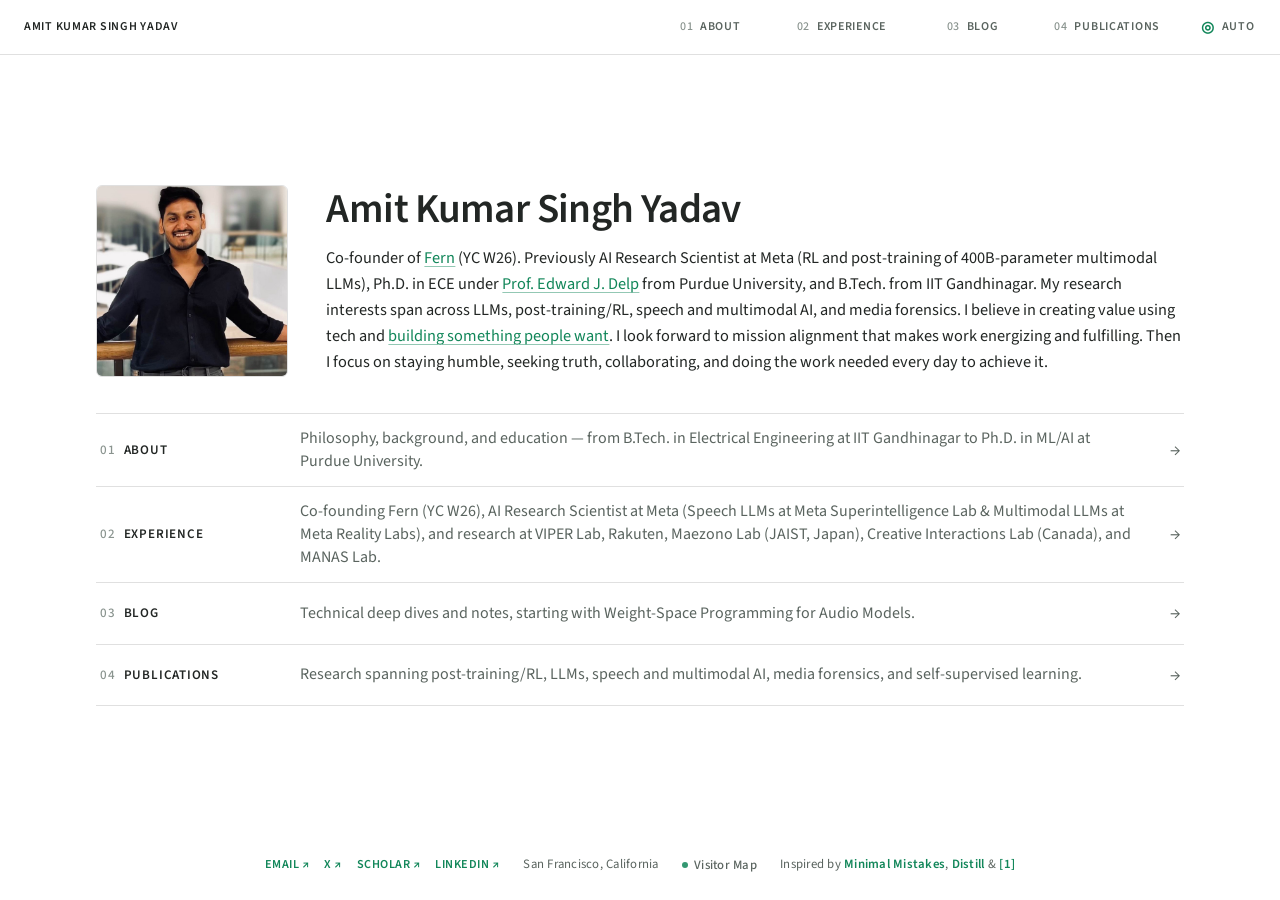
<file: index.html>
<!DOCTYPE html>
<html lang="en">
<head>
  <meta charset="UTF-8">
  <meta name="viewport" content="width=device-width, initial-scale=1">
  <title>Amit Kumar Singh Yadav</title>
  <meta name="description" content="Co-founder of Fern (YC W26). Previously AI Research Scientist at Meta, Ph.D. in ECE from Purdue University, and B.Tech. from IIT Gandhinagar.">
  <link rel="preconnect" href="https://fonts.googleapis.com">
  <link rel="preconnect" href="https://fonts.gstatic.com" crossorigin>
  <link rel="stylesheet" href="https://fonts.googleapis.com/css2?family=Source+Sans+3:ital,wght@0,300..700;1,300..700&display=swap">
  <link rel="stylesheet" href="/assets/site.css?v=12">
  <script>
    (() => {
      const root = document.documentElement;
      try {
        localStorage.removeItem('amit-theme');
        localStorage.removeItem('theme');
        const stored = sessionStorage.getItem('amit-theme-mode');
        const mode = stored === 'light' || stored === 'dark' ? stored : 'auto';
        const theme = mode === 'auto'
          ? matchMedia('(prefers-color-scheme: dark)').matches ? 'dark' : 'light'
          : mode;
        root.dataset.theme = theme;
        root.dataset.themeMode = mode;
        root.style.colorScheme = theme;
      } catch (_) {
        const theme = matchMedia('(prefers-color-scheme: dark)').matches ? 'dark' : 'light';
        root.dataset.theme = theme;
        root.dataset.themeMode = 'auto';
      }
      const h = location.hash;
      if (h === '#about' || h === '#education') location.replace('/about/' + (h === '#education' ? '#education' : ''));
      else if (h === '#experience') location.replace('/experience/');
      else if (h === '#blog') location.replace('/blog/');
      else if (h === '#publications') location.replace('/publications/');
    })();
  </script>
</head>
<body>
  <a class="skip-link" href="#main-content">Skip to content</a>

  <main id="main-content" class="home-page">
    <nav class="in-page-nav" aria-label="Primary navigation">
      <div class="nav-index-slot">
        <span>AMIT KUMAR SINGH YADAV</span>
      </div>
      <div class="in-page-links">
        <a href="/about/"><span>01</span> ABOUT</a>
        <a href="/experience/"><span>02</span> EXPERIENCE</a>
        <a href="/blog/"><span>03</span> BLOG</a>
        <a href="/publications/"><span>04</span> PUBLICATIONS</a>
      </div>
      <button class="theme-toggle" id="theme-toggle" type="button" aria-label="Choose color theme (Auto, Light, Dark)">
        <span aria-hidden="true">◎</span>
        <span id="theme-label">AUTO</span>
      </button>
    </nav>

    <section class="home-hero">
      <div class="home-hero-copy">
        <div class="home-hero-top">
          <img class="home-portrait" src="/images/profile.jpg" alt="Amit Kumar Singh Yadav" width="600" height="600">
          <div class="home-hero-intro">
            <h1>Amit Kumar Singh Yadav</h1>
            <p>
              Co-founder of <a href="https://www.fern.bot" target="_blank" rel="noreferrer">Fern</a> (YC W26). Previously AI Research Scientist at Meta (RL and post-training of 400B-parameter multimodal LLMs), Ph.D. in ECE under <a href="https://scholar.google.com/citations?user=qxs5pc4AAAAJ&amp;hl=en" target="_blank" rel="noreferrer">Prof. Edward J. Delp</a> from Purdue University, and B.Tech. from IIT Gandhinagar. My research interests span across LLMs, post-training/RL, speech and multimodal AI, and media forensics. I believe in creating value using tech and <a href="https://www.ycombinator.com/library/8g-how-to-get-startup-ideas" target="_blank" rel="noreferrer">building something people want</a>. I look forward to mission alignment that makes work energizing and fulfilling. Then I focus on staying humble, seeking truth, collaborating, and doing the work needed every day to achieve it.
            </p>
          </div>
        </div>

        <nav class="home-link-list" aria-label="Explore the site">
          <a href="/about/">
            <span class="home-link-title"><span>01</span> ABOUT</span>
            <span class="home-link-description">Philosophy, background, and education — from B.Tech. in Electrical Engineering at IIT Gandhinagar to Ph.D. in ML/AI at Purdue University.</span>
            <span class="home-link-arrow" aria-hidden="true">→</span>
          </a>
          <a href="/experience/">
            <span class="home-link-title"><span>02</span> EXPERIENCE</span>
            <span class="home-link-description">Co-founding Fern (YC W26), AI Research Scientist at Meta (Speech LLMs at Meta Superintelligence Lab &amp; Multimodal LLMs at Meta Reality Labs), and research at VIPER Lab, Rakuten, Maezono Lab (JAIST, Japan), Creative Interactions Lab (Canada), and MANAS Lab.</span>
            <span class="home-link-arrow" aria-hidden="true">→</span>
          </a>
          <a href="/blog/">
            <span class="home-link-title"><span>03</span> BLOG</span>
            <span class="home-link-description">Technical deep dives and notes, starting with Weight-Space Programming for Audio Models.</span>
            <span class="home-link-arrow" aria-hidden="true">→</span>
          </a>
          <a href="/publications/">
            <span class="home-link-title"><span>04</span> PUBLICATIONS</span>
            <span class="home-link-description">Research spanning post-training/RL, LLMs, speech and multimodal AI, media forensics, and self-supervised learning.</span>
            <span class="home-link-arrow" aria-hidden="true">→</span>
          </a>
        </nav>
      </div>
    </section>
  </main>

  <footer class="site-footer">
    <div class="footer-socials">
      <a href="mailto:yadav48@purdue.edu">Email ↗</a>
      <a href="https://x.com/aksy_99" target="_blank" rel="noreferrer">X ↗</a>
      <a href="https://scholar.google.com/citations?hl=en&amp;user=-HZEXt0AAAAJ&amp;view_op=list_works&amp;sortby=pubdate" target="_blank" rel="noreferrer">Scholar ↗</a>
      <a href="https://www.linkedin.com/in/amit-kumar-singh-yadav/" target="_blank" rel="noreferrer">LinkedIn ↗</a>
    </div>
    <span class="footer-location">San Francisco, California</span>
    <button class="footer-visits" id="visitor-map-btn" type="button" aria-label="Open visitor map and stats">
      <span class="visits-dot" aria-hidden="true"></span>
      <span id="site-visits-label">Visitor Map</span>
    </button>
    <span class="footer-credit">Inspired by <a href="https://mademistakes.com/work/minimal-mistakes-jekyll-theme/" target="_blank" rel="noreferrer">Minimal Mistakes</a>, <a href="https://distill.pub/" target="_blank" rel="noreferrer">Distill</a> &amp; <a href="https://rosasalberto.com/" target="_blank" rel="noreferrer">[1]</a></span>
  </footer>

  <script src="/assets/site.js?v=11"></script>
</body>
</html>
</file>
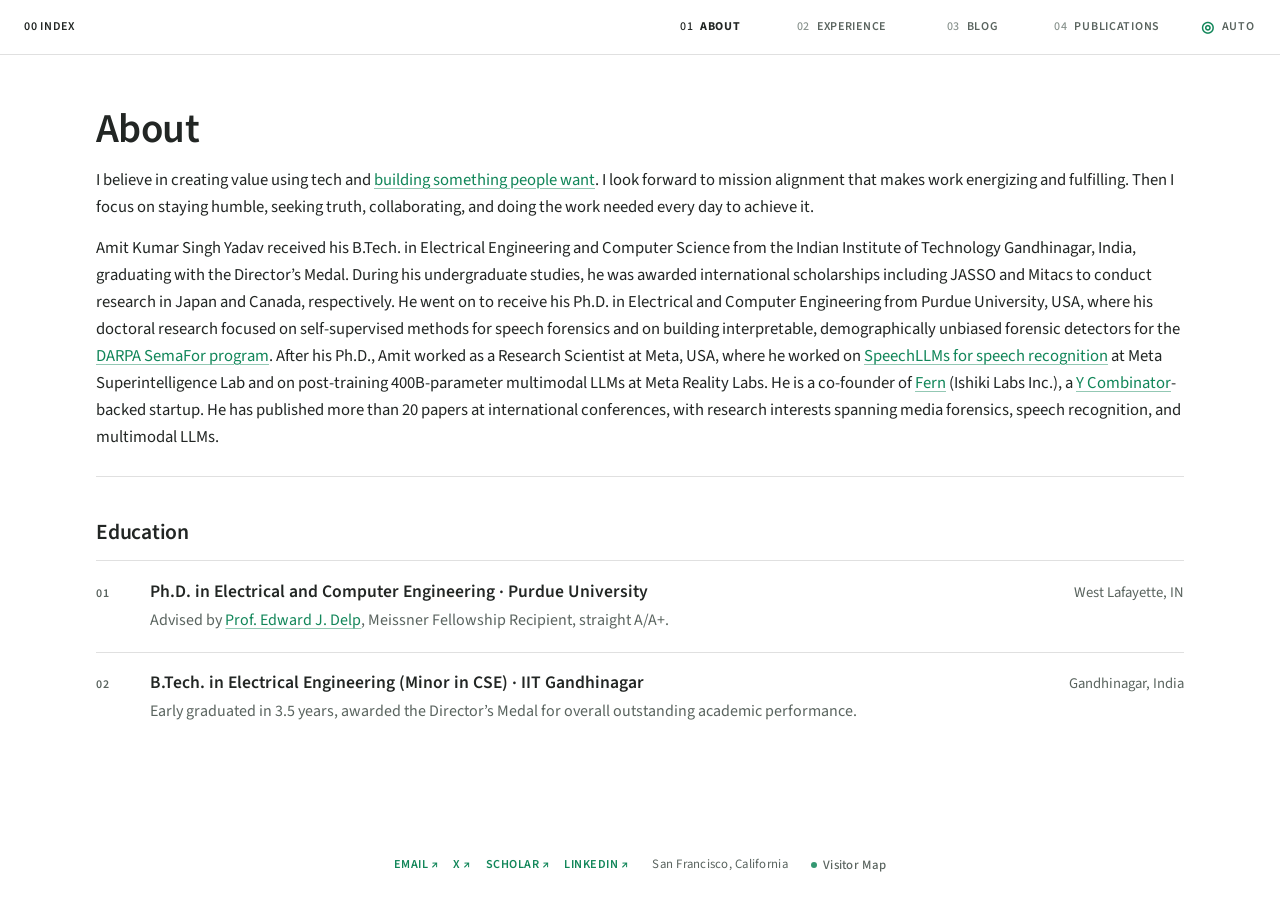
<file: about/index.html>
<!DOCTYPE html>
<html lang="en">
<head>
  <meta charset="UTF-8">
  <meta name="viewport" content="width=device-width, initial-scale=1">
  <title>About — Amit Kumar Singh Yadav</title>
  <meta name="description" content="Philosophy, biography, and education of Amit Kumar Singh Yadav.">
  <link rel="preconnect" href="https://fonts.googleapis.com">
  <link rel="preconnect" href="https://fonts.gstatic.com" crossorigin>
  <link rel="stylesheet" href="https://fonts.googleapis.com/css2?family=Source+Sans+3:ital,wght@0,300..700;1,300..700&display=swap">
  <link rel="stylesheet" href="/assets/site.css?v=12">
  <script>
    (() => {
      const root = document.documentElement;
      try {
        localStorage.removeItem('amit-theme');
        localStorage.removeItem('theme');
        const stored = sessionStorage.getItem('amit-theme-mode');
        const mode = stored === 'light' || stored === 'dark' ? stored : 'auto';
        const theme = mode === 'auto'
          ? matchMedia('(prefers-color-scheme: dark)').matches ? 'dark' : 'light'
          : mode;
        root.dataset.theme = theme;
        root.dataset.themeMode = mode;
        root.style.colorScheme = theme;
      } catch (_) {}
    })();
  </script>
</head>
<body>
  <a class="skip-link" href="#main-content">Skip to content</a>

  <main id="main-content" class="inner-page">
    <nav class="in-page-nav" aria-label="Primary navigation">
      <div class="nav-index-slot">
        <a href="/">00 INDEX</a>
      </div>
      <div class="in-page-links">
        <a aria-current="page" href="/about/"><span>01</span> ABOUT</a>
        <a href="/experience/"><span>02</span> EXPERIENCE</a>
        <a href="/blog/"><span>03</span> BLOG</a>
        <a href="/publications/"><span>04</span> PUBLICATIONS</a>
      </div>
      <button class="theme-toggle" id="theme-toggle" type="button" aria-label="Choose color theme (Auto, Light, Dark)">
        <span aria-hidden="true">◎</span>
        <span id="theme-label">AUTO</span>
      </button>
    </nav>

    <div class="page-wrap">
      <header class="page-header">
        <h1>About</h1>
        <p>
          I believe in creating value using tech and <a href="https://www.ycombinator.com/library/8g-how-to-get-startup-ideas" target="_blank" rel="noreferrer">building something people want</a>. I look forward to mission alignment that makes work energizing and fulfilling. Then I focus on staying humble, seeking truth, collaborating, and doing the work needed every day to achieve it.
        </p>
        <p>
          Amit Kumar Singh Yadav received his B.Tech. in Electrical Engineering and Computer Science from the Indian Institute of Technology Gandhinagar, India, graduating with the Director’s Medal. During his undergraduate studies, he was awarded international scholarships including JASSO and Mitacs to conduct research in Japan and Canada, respectively. He went on to receive his Ph.D. in Electrical and Computer Engineering from Purdue University, USA, where his doctoral research focused on self-supervised methods for speech forensics and on building interpretable, demographically unbiased forensic detectors for the <a href="https://www.darpa.mil/research/programs/semantic-forensics" target="_blank" rel="noreferrer">DARPA SemaFor program</a>. After his Ph.D., Amit worked as a Research Scientist at Meta, USA, where he worked on <a href="https://doi.org/10.1109/icassp49660.2025.10890743" target="_blank" rel="noreferrer">SpeechLLMs for speech recognition</a> at Meta Superintelligence Lab and on post-training 400B-parameter multimodal LLMs at Meta Reality Labs. He is a co-founder of <a href="https://www.fern.bot" target="_blank" rel="noreferrer">Fern</a> (Ishiki Labs Inc.), a <a href="https://www.ycombinator.com" target="_blank" rel="noreferrer">Y Combinator</a>-backed startup. He has published more than 20 papers at international conferences, with research interests spanning media forensics, speech recognition, and multimodal LLMs.
        </p>
      </header>

      <section id="education" class="sub-section" aria-labelledby="edu-heading">
        <h2 id="edu-heading">Education</h2>
        <div class="clean-list">
          <article class="clean-row">
            <span class="row-num">01</span>
            <div>
              <div class="row-top">
                <h3 class="row-heading">Ph.D. in Electrical and Computer Engineering · Purdue University</h3>
                <span class="row-location">West Lafayette, IN</span>
              </div>
              <p class="row-desc">Advised by <a class="prose-link" href="https://scholar.google.com/citations?user=qxs5pc4AAAAJ&amp;hl=en" target="_blank" rel="noreferrer">Prof. Edward J. Delp</a>, Meissner Fellowship Recipient, straight A/A+.</p>
            </div>
          </article>

          <article class="clean-row">
            <span class="row-num">02</span>
            <div>
              <div class="row-top">
                <h3 class="row-heading">B.Tech. in Electrical Engineering (Minor in CSE) · IIT Gandhinagar</h3>
                <span class="row-location">Gandhinagar, India</span>
              </div>
              <p class="row-desc">Early graduated in 3.5 years, awarded the Director’s Medal for overall outstanding academic performance.</p>
            </div>
          </article>
        </div>
      </section>
    </div>
  </main>

  <footer class="site-footer">
    <div class="footer-socials">
      <a href="mailto:yadav48@purdue.edu">Email ↗</a>
      <a href="https://x.com/aksy_99" target="_blank" rel="noreferrer">X ↗</a>
      <a href="https://scholar.google.com/citations?hl=en&amp;user=-HZEXt0AAAAJ&amp;view_op=list_works&amp;sortby=pubdate" target="_blank" rel="noreferrer">Scholar ↗</a>
      <a href="https://www.linkedin.com/in/amit-kumar-singh-yadav/" target="_blank" rel="noreferrer">LinkedIn ↗</a>
    </div>
    <span class="footer-location">San Francisco, California</span>
    <button class="footer-visits" id="visitor-map-btn" type="button" aria-label="Open visitor map and stats">
      <span class="visits-dot" aria-hidden="true"></span>
      <span id="site-visits-label">Visitor Map</span>
    </button>
  </footer>

  <script src="/assets/site.js?v=11"></script>
</body>
</html>
</file>
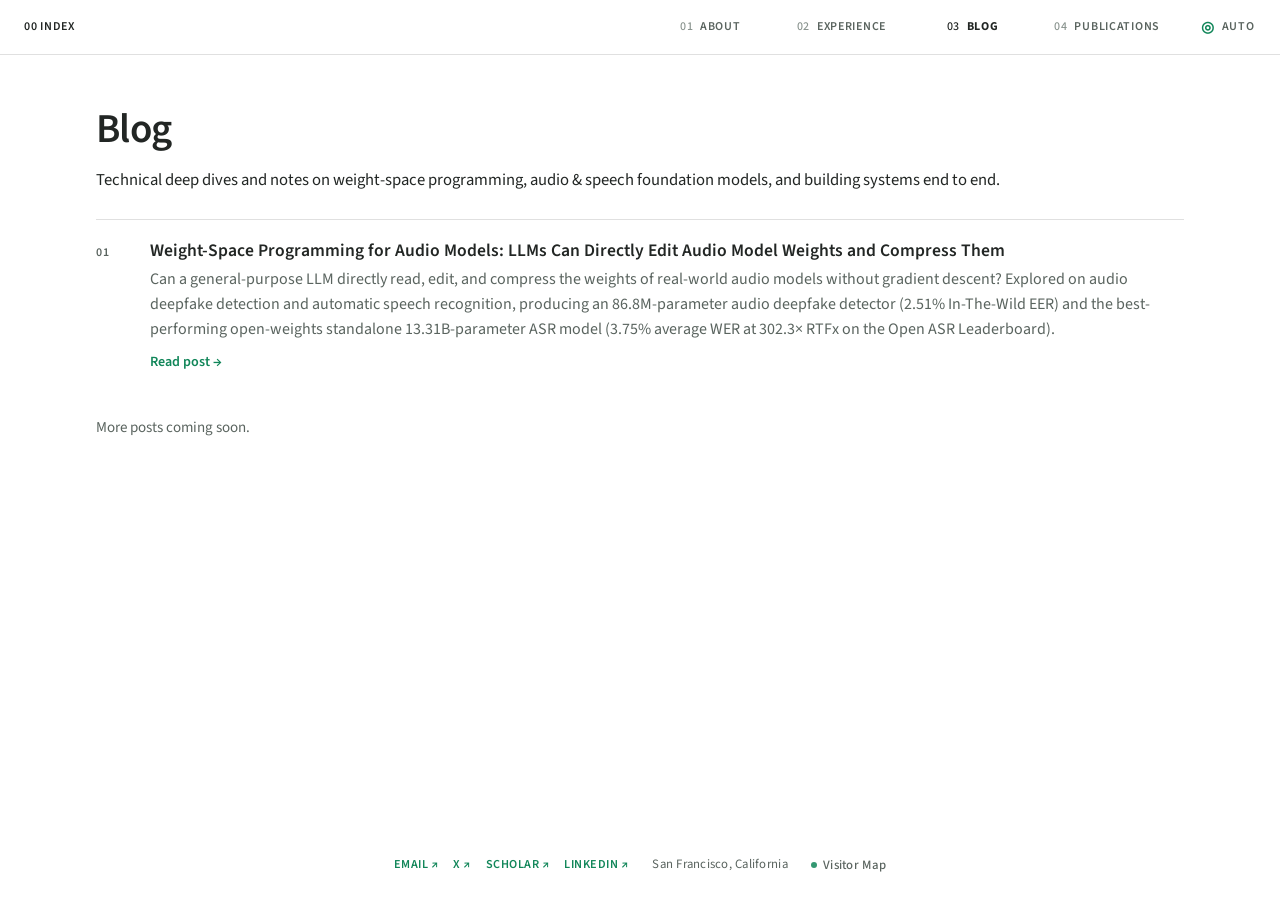
<file: blog/index.html>
<!DOCTYPE html>
<html lang="en">
<head>
  <meta charset="UTF-8">
  <meta name="viewport" content="width=device-width, initial-scale=1">
  <title>Blog — Amit Kumar Singh Yadav</title>
  <meta name="description" content="Technical deep dives and research notes by Amit Kumar Singh Yadav.">
  <link rel="preconnect" href="https://fonts.googleapis.com">
  <link rel="preconnect" href="https://fonts.gstatic.com" crossorigin>
  <link rel="stylesheet" href="https://fonts.googleapis.com/css2?family=Source+Sans+3:ital,wght@0,300..700;1,300..700&display=swap">
  <link rel="stylesheet" href="/assets/site.css?v=12">
  <script>
    (() => {
      const root = document.documentElement;
      try {
        localStorage.removeItem('amit-theme');
        localStorage.removeItem('theme');
        const stored = sessionStorage.getItem('amit-theme-mode');
        const mode = stored === 'light' || stored === 'dark' ? stored : 'auto';
        const theme = mode === 'auto'
          ? matchMedia('(prefers-color-scheme: dark)').matches ? 'dark' : 'light'
          : mode;
        root.dataset.theme = theme;
        root.dataset.themeMode = mode;
        root.style.colorScheme = theme;
      } catch (_) {}
    })();
  </script>
</head>
<body>
  <a class="skip-link" href="#main-content">Skip to content</a>

  <main id="main-content" class="inner-page">
    <nav class="in-page-nav" aria-label="Primary navigation">
      <div class="nav-index-slot">
        <a href="/">00 INDEX</a>
      </div>
      <div class="in-page-links">
        <a href="/about/"><span>01</span> ABOUT</a>
        <a href="/experience/"><span>02</span> EXPERIENCE</a>
        <a aria-current="page" href="/blog/"><span>03</span> BLOG</a>
        <a href="/publications/"><span>04</span> PUBLICATIONS</a>
      </div>
      <button class="theme-toggle" id="theme-toggle" type="button" aria-label="Choose color theme (Auto, Light, Dark)">
        <span aria-hidden="true">◎</span>
        <span id="theme-label">AUTO</span>
      </button>
    </nav>

    <div class="page-wrap">
      <header class="page-header">
        <h1>Blog</h1>
        <p>
          Technical deep dives and notes on weight-space programming, audio &amp; speech foundation models, and building systems end to end.
        </p>
      </header>

      <div class="clean-list">
        <article class="clean-row">
          <span class="row-num">01</span>
          <div>
            <h2 class="row-heading">
              <a href="/blog/weight-space-programming-for-audio-models/">
                Weight-Space Programming for Audio Models: LLMs Can Directly Edit Audio Model Weights and Compress Them
              </a>
            </h2>
            <p class="row-desc">
              Can a general-purpose LLM directly read, edit, and compress the weights of real-world audio models without gradient descent? Explored on audio deepfake detection and automatic speech recognition, producing an 86.8M-parameter audio deepfake detector (2.51% In-The-Wild EER) and the best-performing open-weights standalone 13.31B-parameter ASR model (3.75% average WER at 302.3× RTFx on the Open ASR Leaderboard).
            </p>
            <div class="row-links">
              <a href="/blog/weight-space-programming-for-audio-models/">Read post →</a>
            </div>
          </div>
        </article>
      </div>

      <p class="subtle-note">More posts coming soon.</p>
    </div>
  </main>

  <footer class="site-footer">
    <div class="footer-socials">
      <a href="mailto:yadav48@purdue.edu">Email ↗</a>
      <a href="https://x.com/aksy_99" target="_blank" rel="noreferrer">X ↗</a>
      <a href="https://scholar.google.com/citations?hl=en&amp;user=-HZEXt0AAAAJ&amp;view_op=list_works&amp;sortby=pubdate" target="_blank" rel="noreferrer">Scholar ↗</a>
      <a href="https://www.linkedin.com/in/amit-kumar-singh-yadav/" target="_blank" rel="noreferrer">LinkedIn ↗</a>
    </div>
    <span class="footer-location">San Francisco, California</span>
    <button class="footer-visits" id="visitor-map-btn" type="button" aria-label="Open visitor map and stats">
      <span class="visits-dot" aria-hidden="true"></span>
      <span id="site-visits-label">Visitor Map</span>
    </button>
  </footer>

  <script src="/assets/site.js?v=11"></script>
</body>
</html>
</file>
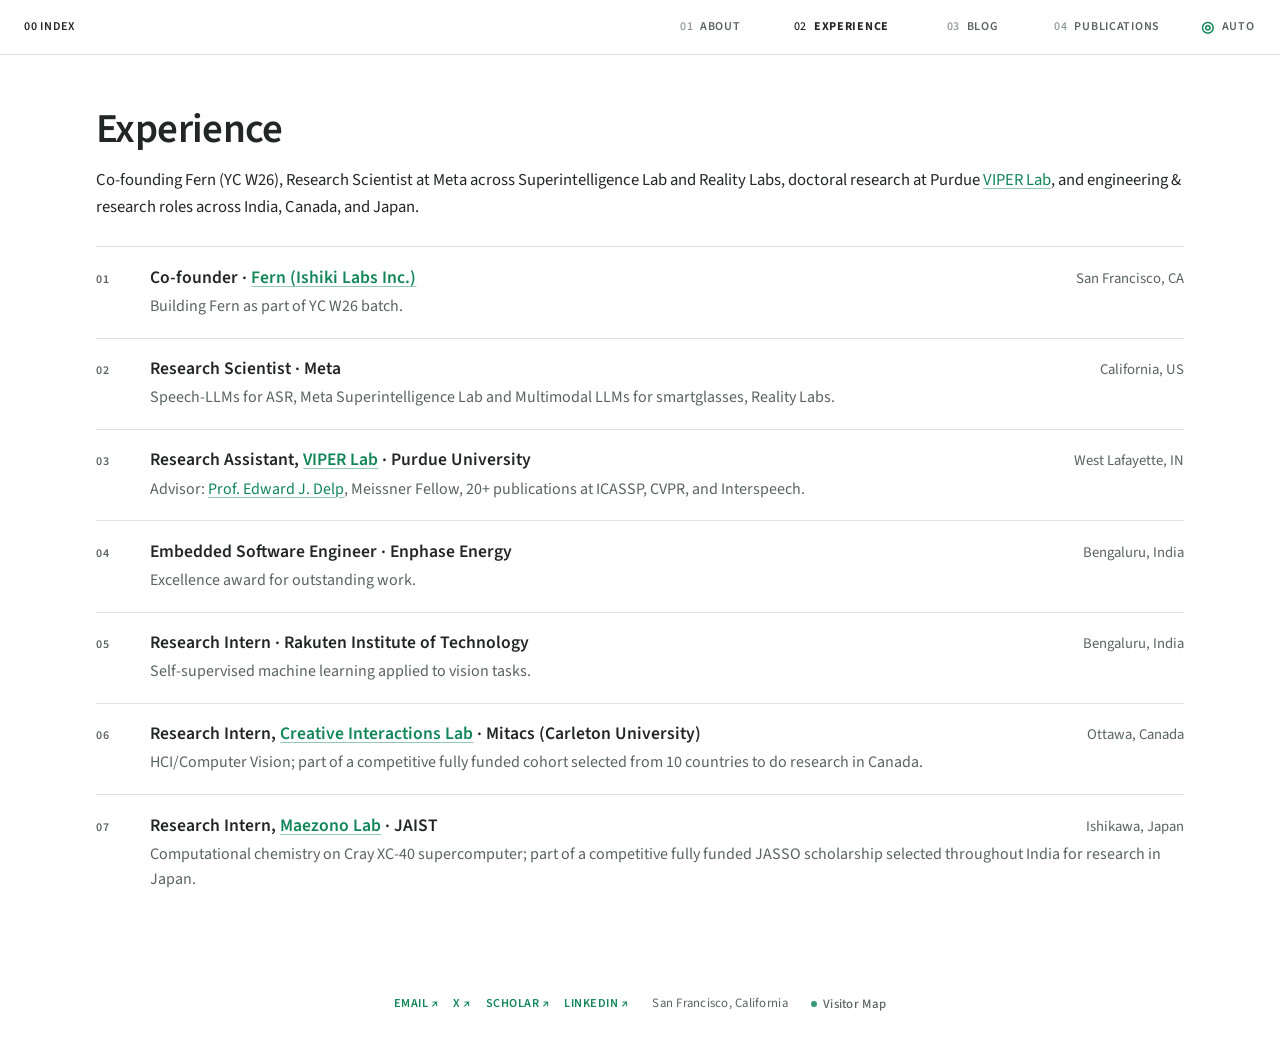
<file: experience/index.html>
<!DOCTYPE html>
<html lang="en">
<head>
  <meta charset="UTF-8">
  <meta name="viewport" content="width=device-width, initial-scale=1">
  <title>Experience — Amit Kumar Singh Yadav</title>
  <meta name="description" content="Career and research experience of Amit Kumar Singh Yadav: Fern (YC W26), Meta, Purdue University, Enphase Energy, Rakuten, Mitacs, and JAIST.">
  <link rel="preconnect" href="https://fonts.googleapis.com">
  <link rel="preconnect" href="https://fonts.gstatic.com" crossorigin>
  <link rel="stylesheet" href="https://fonts.googleapis.com/css2?family=Source+Sans+3:ital,wght@0,300..700;1,300..700&display=swap">
  <link rel="stylesheet" href="/assets/site.css?v=12">
  <script>
    (() => {
      const root = document.documentElement;
      try {
        localStorage.removeItem('amit-theme');
        localStorage.removeItem('theme');
        const stored = sessionStorage.getItem('amit-theme-mode');
        const mode = stored === 'light' || stored === 'dark' ? stored : 'auto';
        const theme = mode === 'auto'
          ? matchMedia('(prefers-color-scheme: dark)').matches ? 'dark' : 'light'
          : mode;
        root.dataset.theme = theme;
        root.dataset.themeMode = mode;
        root.style.colorScheme = theme;
      } catch (_) {}
    })();
  </script>
</head>
<body>
  <a class="skip-link" href="#main-content">Skip to content</a>

  <main id="main-content" class="inner-page">
    <nav class="in-page-nav" aria-label="Primary navigation">
      <div class="nav-index-slot">
        <a href="/">00 INDEX</a>
      </div>
      <div class="in-page-links">
        <a href="/about/"><span>01</span> ABOUT</a>
        <a aria-current="page" href="/experience/"><span>02</span> EXPERIENCE</a>
        <a href="/blog/"><span>03</span> BLOG</a>
        <a href="/publications/"><span>04</span> PUBLICATIONS</a>
      </div>
      <button class="theme-toggle" id="theme-toggle" type="button" aria-label="Choose color theme (Auto, Light, Dark)">
        <span aria-hidden="true">◎</span>
        <span id="theme-label">AUTO</span>
      </button>
    </nav>

    <div class="page-wrap">
      <header class="page-header">
        <h1>Experience</h1>
        <p>
          Co-founding Fern (YC W26), Research Scientist at Meta across Superintelligence Lab and Reality Labs, doctoral research at Purdue <a href="https://engineering.purdue.edu/~ips/" target="_blank" rel="noreferrer">VIPER Lab</a>, and engineering &amp; research roles across India, Canada, and Japan.
        </p>
      </header>

      <div class="clean-list">
        <article class="clean-row">
          <span class="row-num">01</span>
          <div>
            <div class="row-top">
              <h2 class="row-heading">Co-founder · <a class="prose-link" href="https://www.fern.bot" target="_blank" rel="noreferrer">Fern (Ishiki Labs Inc.)</a></h2>
              <span class="row-location">San Francisco, CA</span>
            </div>
            <p class="row-desc">Building Fern as part of YC W26 batch.</p>
          </div>
        </article>

        <article class="clean-row">
          <span class="row-num">02</span>
          <div>
            <div class="row-top">
              <h2 class="row-heading">Research Scientist · Meta</h2>
              <span class="row-location">California, US</span>
            </div>
            <p class="row-desc">Speech-LLMs for ASR, Meta Superintelligence Lab and Multimodal LLMs for smartglasses, Reality Labs.</p>
          </div>
        </article>

        <article class="clean-row">
          <span class="row-num">03</span>
          <div>
            <div class="row-top">
              <h2 class="row-heading">Research Assistant, <a class="prose-link" href="https://engineering.purdue.edu/~ips/" target="_blank" rel="noreferrer">VIPER Lab</a> · Purdue University</h2>
              <span class="row-location">West Lafayette, IN</span>
            </div>
            <p class="row-desc">Advisor: <a class="prose-link" href="https://scholar.google.com/citations?user=qxs5pc4AAAAJ&amp;hl=en" target="_blank" rel="noreferrer">Prof. Edward J. Delp</a>, Meissner Fellow, 20+ publications at ICASSP, CVPR, and Interspeech.</p>
          </div>
        </article>

        <article class="clean-row">
          <span class="row-num">04</span>
          <div>
            <div class="row-top">
              <h2 class="row-heading">Embedded Software Engineer · Enphase Energy</h2>
              <span class="row-location">Bengaluru, India</span>
            </div>
            <p class="row-desc">Excellence award for outstanding work.</p>
          </div>
        </article>

        <article class="clean-row">
          <span class="row-num">05</span>
          <div>
            <div class="row-top">
              <h2 class="row-heading">Research Intern · Rakuten Institute of Technology</h2>
              <span class="row-location">Bengaluru, India</span>
            </div>
            <p class="row-desc">Self-supervised machine learning applied to vision tasks.</p>
          </div>
        </article>

        <article class="clean-row">
          <span class="row-num">06</span>
          <div>
            <div class="row-top">
              <h2 class="row-heading">Research Intern, <a class="prose-link" href="https://cil.csit.carleton.ca/" target="_blank" rel="noreferrer">Creative Interactions Lab</a> · Mitacs (Carleton University)</h2>
              <span class="row-location">Ottawa, Canada</span>
            </div>
            <p class="row-desc">HCI/Computer Vision; part of a competitive fully funded cohort selected from 10 countries to do research in Canada.</p>
          </div>
        </article>

        <article class="clean-row">
          <span class="row-num">07</span>
          <div>
            <div class="row-top">
              <h2 class="row-heading">Research Intern, <a class="prose-link" href="https://www.jaist.ac.jp/is/labs/hongo-lab/homepage2025/index.html" target="_blank" rel="noreferrer">Maezono Lab</a> · JAIST</h2>
              <span class="row-location">Ishikawa, Japan</span>
            </div>
            <p class="row-desc">Computational chemistry on Cray XC-40 supercomputer; part of a competitive fully funded JASSO scholarship selected throughout India for research in Japan.</p>
          </div>
        </article>
      </div>
    </div>
  </main>

  <footer class="site-footer">
    <div class="footer-socials">
      <a href="mailto:yadav48@purdue.edu">Email ↗</a>
      <a href="https://x.com/aksy_99" target="_blank" rel="noreferrer">X ↗</a>
      <a href="https://scholar.google.com/citations?hl=en&amp;user=-HZEXt0AAAAJ&amp;view_op=list_works&amp;sortby=pubdate" target="_blank" rel="noreferrer">Scholar ↗</a>
      <a href="https://www.linkedin.com/in/amit-kumar-singh-yadav/" target="_blank" rel="noreferrer">LinkedIn ↗</a>
    </div>
    <span class="footer-location">San Francisco, California</span>
    <button class="footer-visits" id="visitor-map-btn" type="button" aria-label="Open visitor map and stats">
      <span class="visits-dot" aria-hidden="true"></span>
      <span id="site-visits-label">Visitor Map</span>
    </button>
  </footer>

  <script src="/assets/site.js?v=11"></script>
</body>
</html>
</file>
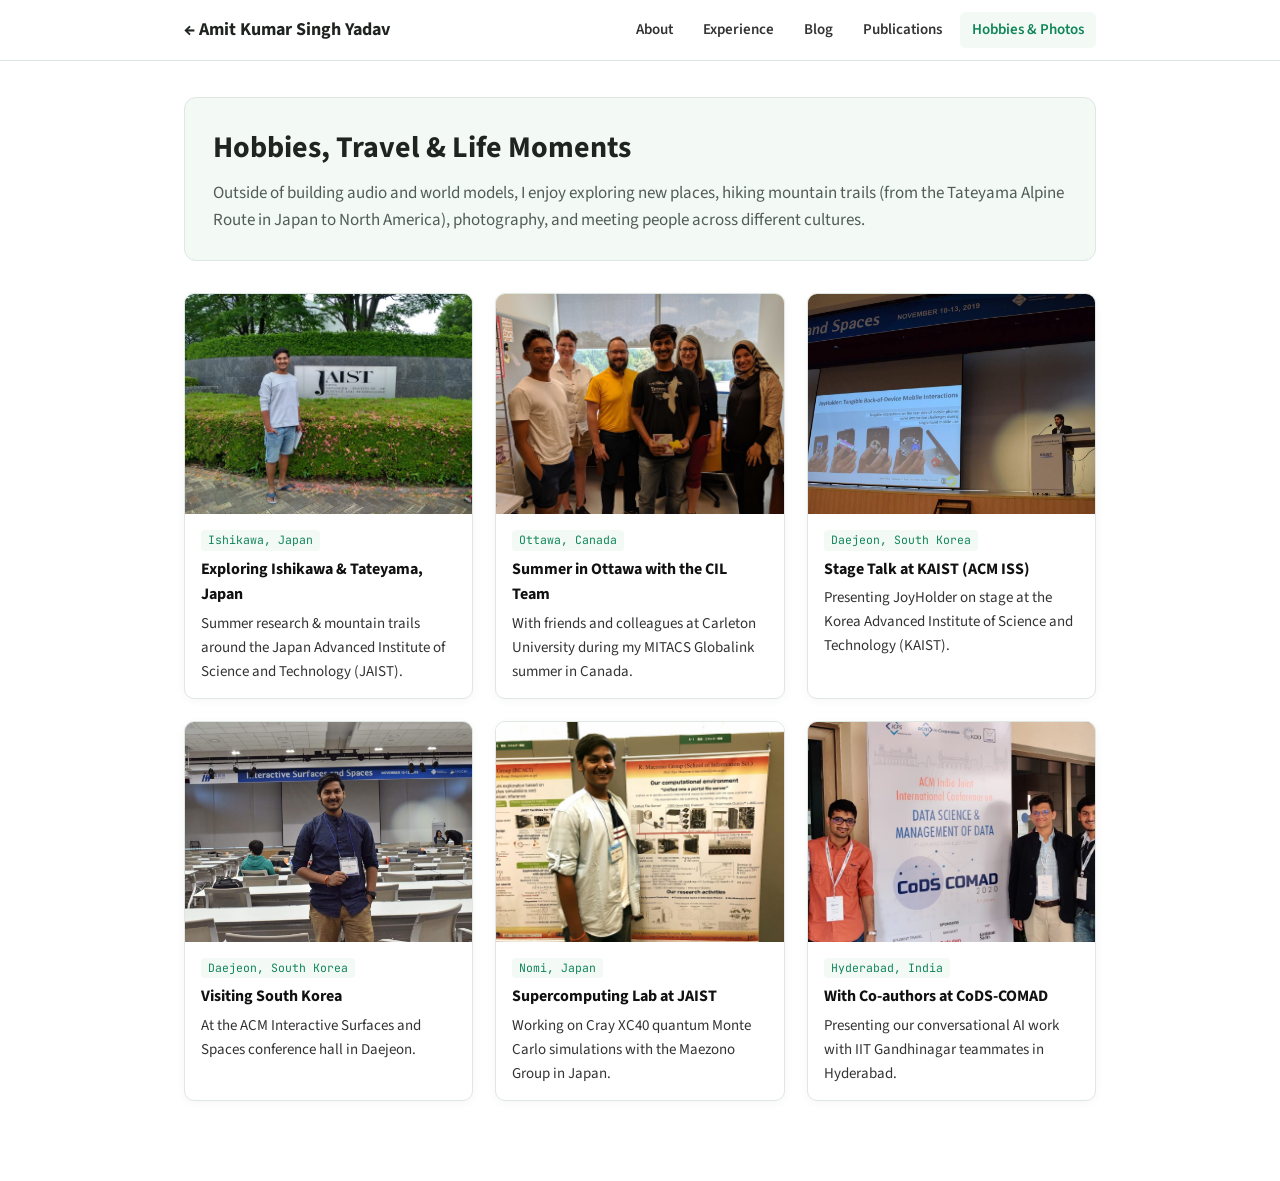
<file: hobbies/index.html>
<!DOCTYPE html>
<html lang="en">
<head>
  <meta charset="UTF-8">
  <meta name="viewport" content="width=device-width, initial-scale=1">
  <title>Hobbies, Travel &amp; Photos — Amit Kumar Singh Yadav</title>
  <meta name="description" content="Hobbies, travel, and photography gallery of Amit Kumar Singh Yadav across Japan, Canada, South Korea, India, and the United States.">
  <link rel="preconnect" href="https://fonts.googleapis.com">
  <link rel="preconnect" href="https://fonts.gstatic.com" crossorigin>
  <link rel="stylesheet" href="https://fonts.googleapis.com/css2?family=JetBrains+Mono:wght@400;600&family=Source+Sans+3:ital,wght@0,300..700;1,300..700&display=swap">
  <style>
    :root {
      --text: #1f2421;
      --muted: #525d57;
      --green: #118659;
      --accent: #2e996a;
      --accent-bg: #f3f9f5;
      --border: #dfe7e2;
      --font-sans: 'Source Sans 3', -apple-system, BlinkMacSystemFont, sans-serif;
      --font-mono: 'JetBrains Mono', monospace;
    }
    * { box-sizing: border-box; }
    body {
      margin: 0;
      font-family: var(--font-sans);
      color: var(--text);
      background: #ffffff;
      line-height: 1.6;
      font-size: 17px;
    }
    a { color: var(--green); text-decoration: none; }
    a:hover { text-decoration: underline; }

    .top-nav {
      position: sticky;
      top: 0;
      z-index: 100;
      background: rgba(255, 255, 255, 0.96);
      backdrop-filter: blur(8px);
      border-bottom: 1px solid var(--border);
    }
    .top-nav-inner {
      max-width: 960px;
      margin: 0 auto;
      padding: 12px 24px;
      display: flex;
      align-items: center;
      justify-content: space-between;
      flex-wrap: wrap;
      gap: 12px;
    }
    .nav-brand { font-weight: 700; font-size: 18px; color: var(--text); }
    .nav-brand:hover { text-decoration: none; color: var(--green); }
    .nav-links { display: flex; align-items: center; gap: 6px; flex-wrap: wrap; }
    .nav-links a {
      padding: 6px 12px;
      border-radius: 6px;
      font-size: 15px;
      font-weight: 600;
      color: #333;
    }
    .nav-links a:hover, .nav-links a.active {
      background: var(--accent-bg);
      color: var(--green);
      text-decoration: none;
    }

    .container { max-width: 960px; margin: 0 auto; padding: 36px 24px 80px; }
    .header-box {
      padding: 26px 28px;
      background: var(--accent-bg);
      border: 1px solid var(--border);
      border-radius: 12px;
      margin-bottom: 32px;
    }
    .header-box h1 { margin: 0 0 8px; font-size: 30px; }
    .header-box p { margin: 0; color: var(--muted); }

    .gallery-grid {
      display: grid;
      grid-template-columns: repeat(auto-fill, minmax(280px, 1fr));
      gap: 22px;
    }
    .photo-card {
      border: 1px solid var(--border);
      border-radius: 10px;
      overflow: hidden;
      background: #ffffff;
      box-shadow: 0 2px 10px rgba(0, 0, 0, 0.04);
      display: flex;
      flex-direction: column;
    }
    .photo-card img {
      width: 100%;
      height: 220px;
      object-fit: cover;
      display: block;
    }
    .photo-caption {
      padding: 14px 16px;
      font-size: 15px;
      color: #333;
      flex: 1;
    }
    .photo-caption strong {
      display: block;
      font-size: 16px;
      color: #111;
      margin-bottom: 4px;
    }
    .location-tag {
      display: inline-block;
      font-family: var(--font-mono);
      font-size: 11.5px;
      color: var(--green);
      background: var(--accent-bg);
      padding: 1px 7px;
      border-radius: 4px;
      margin-bottom: 6px;
    }
  </style>
</head>
<body>

  <nav class="top-nav" aria-label="Primary Navigation">
    <div class="top-nav-inner">
      <a class="nav-brand" href="../">← Amit Kumar Singh Yadav</a>
      <div class="nav-links">
        <a href="../#about">About</a>
        <a href="../#experience">Experience</a>
        <a href="../#blog">Blog</a>
        <a href="../#publications">Publications</a>
        <a class="active" href="./">Hobbies &amp; Photos</a>
      </div>
    </div>
  </nav>

  <div class="container">
    <div class="header-box">
      <h1>Hobbies, Travel &amp; Life Moments</h1>
      <p>
        Outside of building audio and world models, I enjoy exploring new places, hiking mountain trails (from the Tateyama Alpine Route in Japan to North America), photography, and meeting people across different cultures.
      </p>
    </div>

    <div class="gallery-grid">
      <div class="photo-card">
        <img src="photos/03_jaist_ishikawa_japan.jpg" alt="Ishikawa, Japan — JAIST">
        <div class="photo-caption">
          <span class="location-tag">Ishikawa, Japan</span>
          <strong>Exploring Ishikawa &amp; Tateyama, Japan</strong>
          Summer research &amp; mountain trails around the Japan Advanced Institute of Science and Technology (JAIST).
        </div>
      </div>

      <div class="photo-card">
        <img src="photos/04_ottawa_canada_cil.jpg" alt="Ottawa, Canada — Creative Interactions Lab">
        <div class="photo-caption">
          <span class="location-tag">Ottawa, Canada</span>
          <strong>Summer in Ottawa with the CIL Team</strong>
          With friends and colleagues at Carleton University during my MITACS Globalink summer in Canada.
        </div>
      </div>

      <div class="photo-card">
        <img src="photos/01_kaist_iss_2019_talk.jpg" alt="Daejeon, South Korea — KAIST ACM ISS">
        <div class="photo-caption">
          <span class="location-tag">Daejeon, South Korea</span>
          <strong>Stage Talk at KAIST (ACM ISS)</strong>
          Presenting JoyHolder on stage at the Korea Advanced Institute of Science and Technology (KAIST).
        </div>
      </div>

      <div class="photo-card">
        <img src="photos/02_daejeon_korea_2019.jpg" alt="Daejeon, South Korea">
        <div class="photo-caption">
          <span class="location-tag">Daejeon, South Korea</span>
          <strong>Visiting South Korea</strong>
          At the ACM Interactive Surfaces and Spaces conference hall in Daejeon.
        </div>
      </div>

      <div class="photo-card">
        <img src="photos/05_jaist_supercomputing_japan.jpg" alt="JAIST HPC Lab, Japan">
        <div class="photo-caption">
          <span class="location-tag">Nomi, Japan</span>
          <strong>Supercomputing Lab at JAIST</strong>
          Working on Cray XC40 quantum Monte Carlo simulations with the Maezono Group in Japan.
        </div>
      </div>

      <div class="photo-card">
        <img src="photos/06_cods_comad_hyderabad.jpg" alt="Hyderabad, India — CoDS-COMAD">
        <div class="photo-caption">
          <span class="location-tag">Hyderabad, India</span>
          <strong>With Co-authors at CoDS-COMAD</strong>
          Presenting our conversational AI work with IIT Gandhinagar teammates in Hyderabad.
        </div>
      </div>
    </div>
  </div>

</body>
</html>
</file>
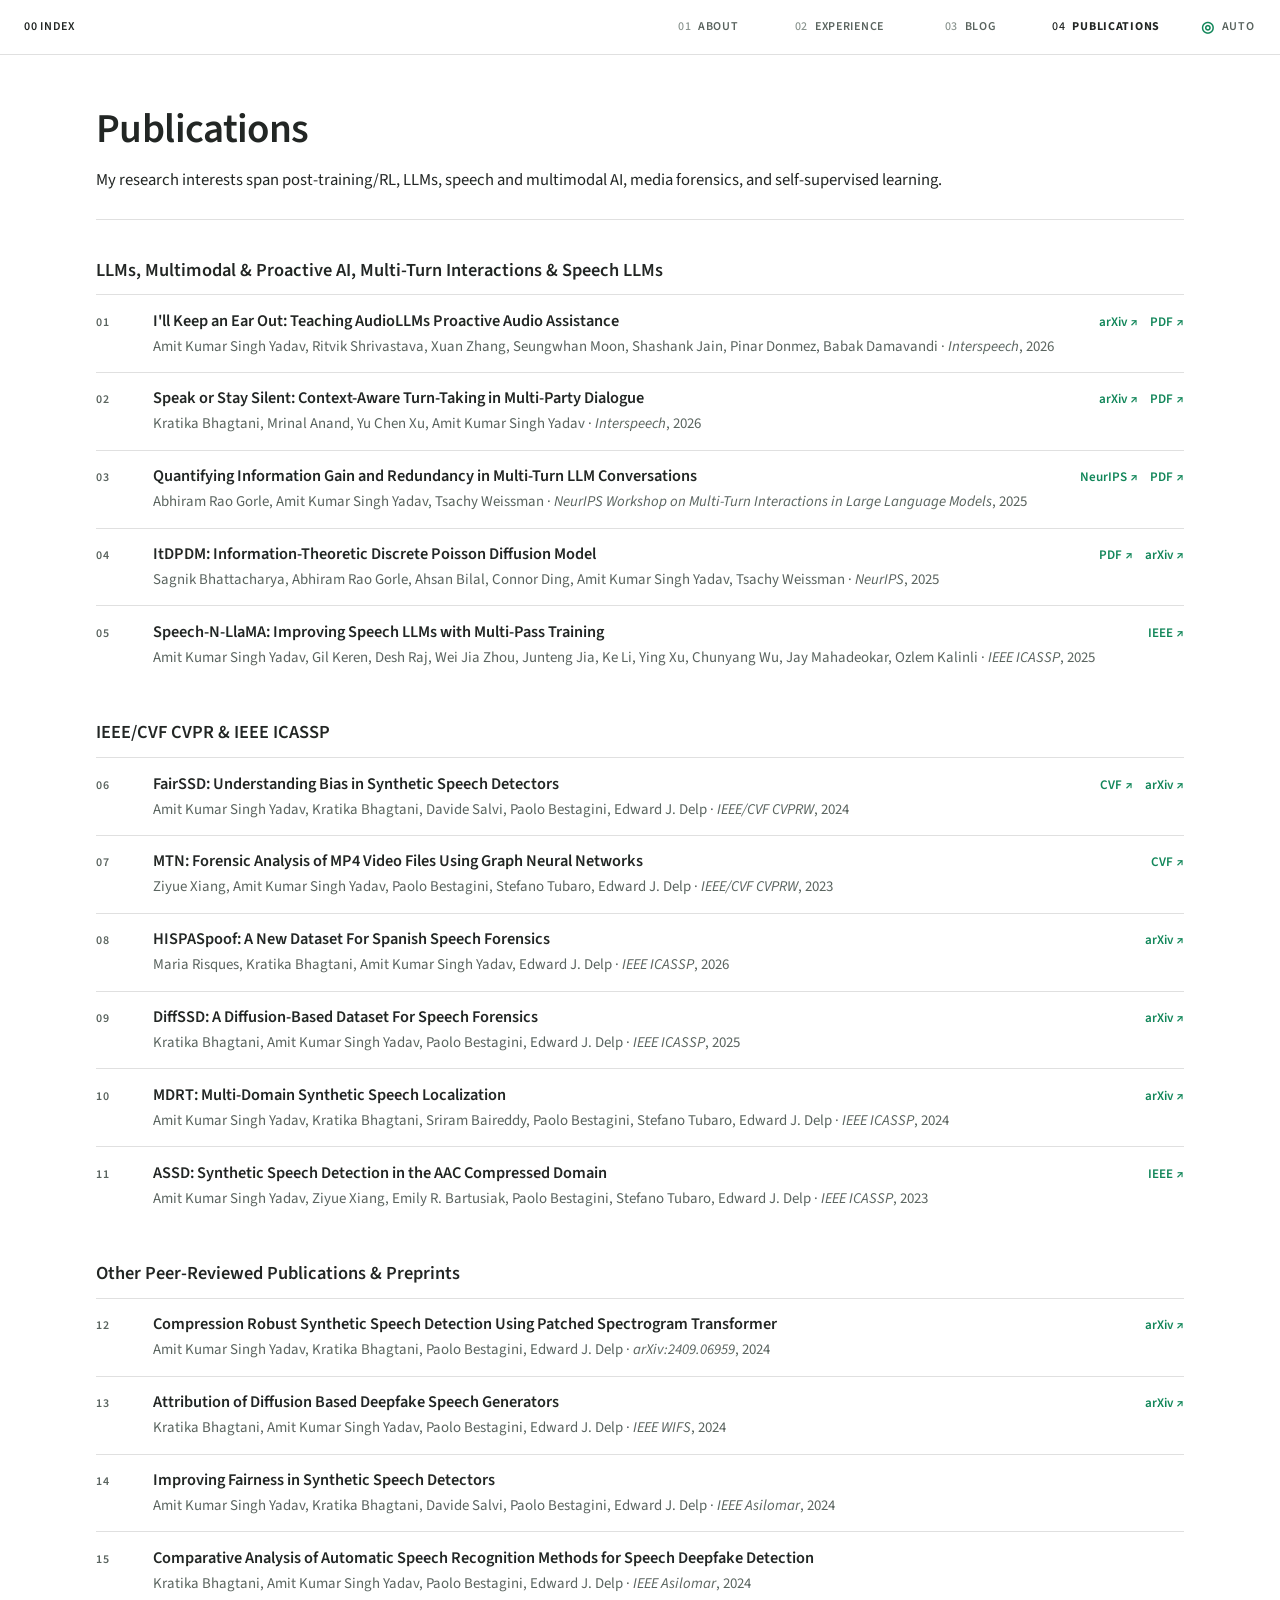
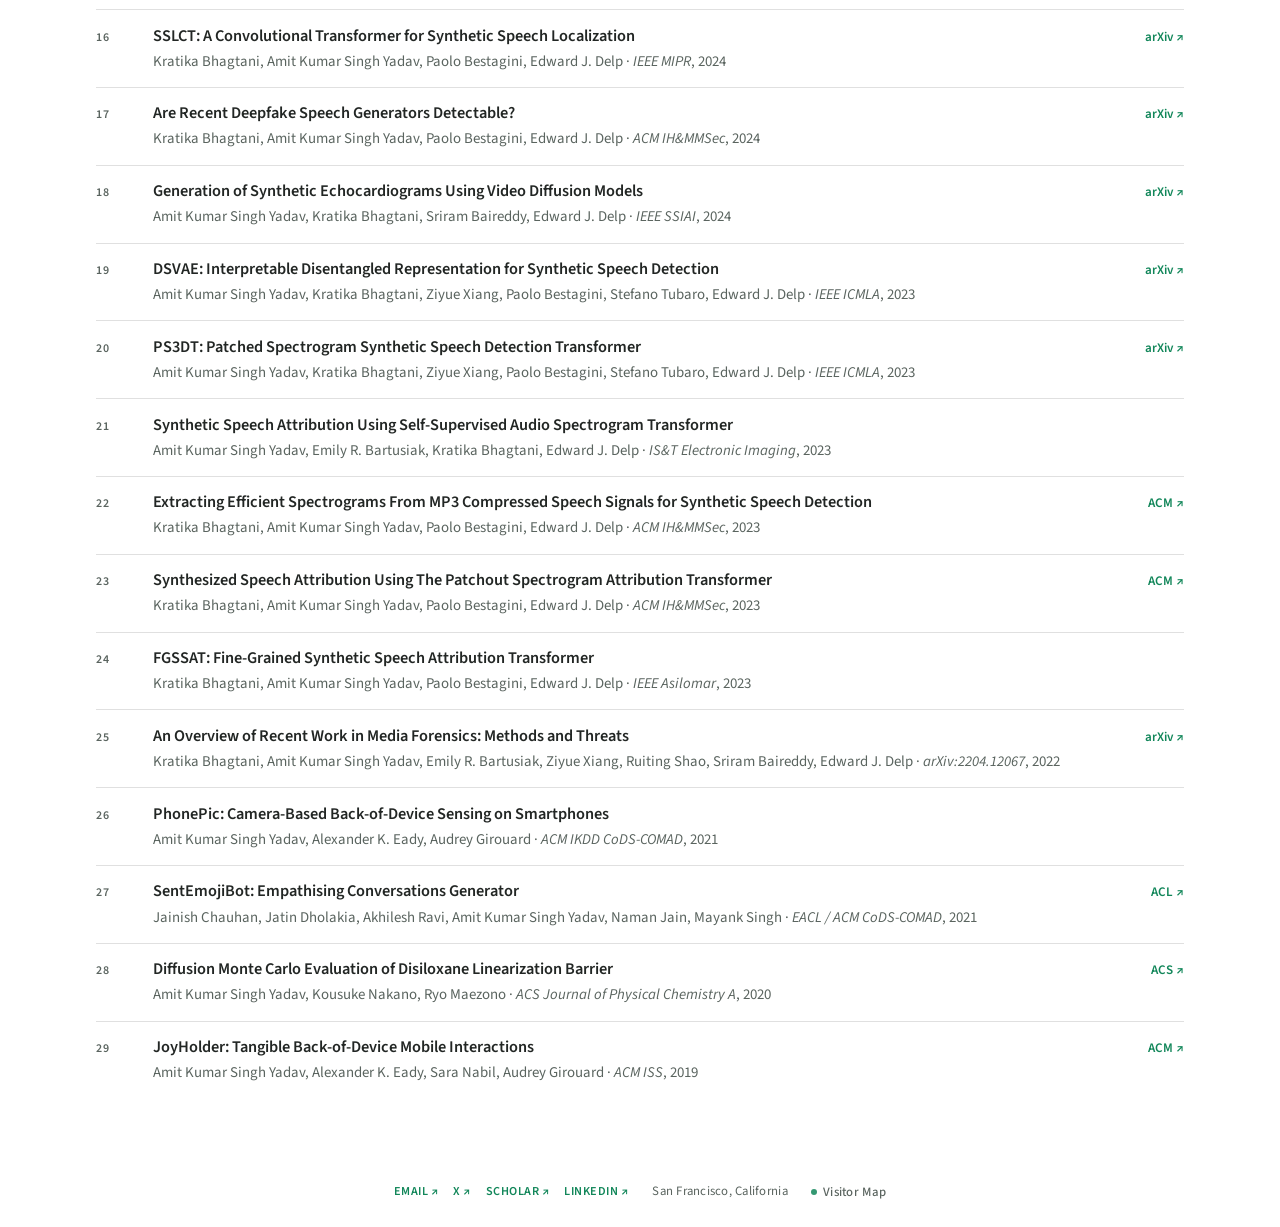
<file: publications/index.html>
<!DOCTYPE html>
<html lang="en">
<head>
  <meta charset="UTF-8">
  <meta name="viewport" content="width=device-width, initial-scale=1">
  <title>Publications — Amit Kumar Singh Yadav</title>
  <meta name="description" content="Publications and preprints by Amit Kumar Singh Yadav spanning post-training/RL, LLMs, speech and multimodal AI, media forensics, and self-supervised learning.">
  <link rel="preconnect" href="https://fonts.googleapis.com">
  <link rel="preconnect" href="https://fonts.gstatic.com" crossorigin>
  <link rel="stylesheet" href="https://fonts.googleapis.com/css2?family=Source+Sans+3:ital,wght@0,300..700;1,300..700&display=swap">
  <link rel="stylesheet" href="/assets/site.css?v=12">
  <script>
    (() => {
      const root = document.documentElement;
      try {
        localStorage.removeItem('amit-theme');
        localStorage.removeItem('theme');
        const stored = sessionStorage.getItem('amit-theme-mode');
        const mode = stored === 'light' || stored === 'dark' ? stored : 'auto';
        const theme = mode === 'auto'
          ? matchMedia('(prefers-color-scheme: dark)').matches ? 'dark' : 'light'
          : mode;
        root.dataset.theme = theme;
        root.dataset.themeMode = mode;
        root.style.colorScheme = theme;
      } catch (_) {}
    })();
  </script>
</head>
<body>
  <a class="skip-link" href="#main-content">Skip to content</a>

  <main id="main-content" class="inner-page">
    <nav class="in-page-nav" aria-label="Primary navigation">
      <div class="nav-index-slot">
        <a href="/">00 INDEX</a>
      </div>
      <div class="in-page-links">
        <a href="/about/"><span>01</span> ABOUT</a>
        <a href="/experience/"><span>02</span> EXPERIENCE</a>
        <a href="/blog/"><span>03</span> BLOG</a>
        <a aria-current="page" href="/publications/"><span>04</span> PUBLICATIONS</a>
      </div>
      <button class="theme-toggle" id="theme-toggle" type="button" aria-label="Choose color theme (Auto, Light, Dark)">
        <span aria-hidden="true">◎</span>
        <span id="theme-label">AUTO</span>
      </button>
    </nav>

    <div class="page-wrap">
      <header class="page-header">
        <h1>Publications</h1>
        <p>
          My research interests span post-training/RL, LLMs, speech and multimodal AI, media forensics, and self-supervised learning.
        </p>
      </header>

      <!-- GROUP 01 -->
      <section class="pub-group" aria-labelledby="g1-heading">
        <h2 id="g1-heading">LLMs, Multimodal &amp; Proactive AI, Multi-Turn Interactions &amp; Speech LLMs</h2>
        <ul class="pub-list">
          <li class="pub-row">
            <div class="pub-index">01</div>
            <div>
              <div class="pub-title">
                <a href="https://arxiv.org/abs/2609.21183" target="_blank" rel="noreferrer">I'll Keep an Ear Out: Teaching AudioLLMs Proactive Audio Assistance</a>
              </div>
              <div class="pub-authors">
                Amit Kumar Singh Yadav, Ritvik Shrivastava, Xuan Zhang, Seungwhan Moon, Shashank Jain, Pinar Donmez, Babak Damavandi · <em>Interspeech</em>, 2026
              </div>
            </div>
            <div class="pub-links">
              <a href="https://arxiv.org/abs/2609.21183" target="_blank" rel="noreferrer">arXiv ↗</a>
              <a href="https://arxiv.org/pdf/2609.21183.pdf" target="_blank" rel="noreferrer">PDF ↗</a>
            </div>
          </li>

          <li class="pub-row">
            <div class="pub-index">02</div>
            <div>
              <div class="pub-title">
                <a href="https://arxiv.org/abs/2603.11409" target="_blank" rel="noreferrer">Speak or Stay Silent: Context-Aware Turn-Taking in Multi-Party Dialogue</a>
              </div>
              <div class="pub-authors">
                Kratika Bhagtani, Mrinal Anand, Yu Chen Xu, Amit Kumar Singh Yadav · <em>Interspeech</em>, 2026
              </div>
            </div>
            <div class="pub-links">
              <a href="https://arxiv.org/abs/2603.11409" target="_blank" rel="noreferrer">arXiv ↗</a>
              <a href="https://arxiv.org/pdf/2603.11409.pdf" target="_blank" rel="noreferrer">PDF ↗</a>
            </div>
          </li>

          <li class="pub-row">
            <div class="pub-index">03</div>
            <div>
              <div class="pub-title">
                <a href="https://neurips.cc/virtual/2025/loc/san-diego/workshop/109539" target="_blank" rel="noreferrer">Quantifying Information Gain and Redundancy in Multi-Turn LLM Conversations</a>
              </div>
              <div class="pub-authors">
                Abhiram Rao Gorle, Amit Kumar Singh Yadav, Tsachy Weissman · <em>NeurIPS Workshop on Multi-Turn Interactions in Large Language Models</em>, 2025
              </div>
            </div>
            <div class="pub-links">
              <a href="https://neurips.cc/virtual/2025/loc/san-diego/workshop/109539" target="_blank" rel="noreferrer">NeurIPS ↗</a>
              <a href="https://openreview.net/pdf?id=UpbdnCkUFA" target="_blank" rel="noreferrer">PDF ↗</a>
            </div>
          </li>

          <li class="pub-row">
            <div class="pub-index">04</div>
            <div>
              <div class="pub-title">
                <a href="https://papers.nips.cc/paper_files/paper/2025/file/1021014b8c5a9008fc245736a1b73d7e-Paper-Conference.pdf" target="_blank" rel="noreferrer">ItDPDM: Information-Theoretic Discrete Poisson Diffusion Model</a>
              </div>
              <div class="pub-authors">
                Sagnik Bhattacharya, Abhiram Rao Gorle, Ahsan Bilal, Connor Ding, Amit Kumar Singh Yadav, Tsachy Weissman · <em>NeurIPS</em>, 2025
              </div>
            </div>
            <div class="pub-links">
              <a href="https://papers.nips.cc/paper_files/paper/2025/file/1021014b8c5a9008fc245736a1b73d7e-Paper-Conference.pdf" target="_blank" rel="noreferrer">PDF ↗</a>
              <a href="https://arxiv.org/abs/2506.03639" target="_blank" rel="noreferrer">arXiv ↗</a>
            </div>
          </li>

          <li class="pub-row">
            <div class="pub-index">05</div>
            <div>
              <div class="pub-title">
                <a href="https://doi.org/10.1109/icassp49660.2025.10890743" target="_blank" rel="noreferrer">Speech-N-LlaMA: Improving Speech LLMs with Multi-Pass Training</a>
              </div>
              <div class="pub-authors">
                Amit Kumar Singh Yadav, Gil Keren, Desh Raj, Wei Jia Zhou, Junteng Jia, Ke Li, Ying Xu, Chunyang Wu, Jay Mahadeokar, Ozlem Kalinli · <em>IEEE ICASSP</em>, 2025
              </div>
            </div>
            <div class="pub-links">
              <a href="https://doi.org/10.1109/icassp49660.2025.10890743" target="_blank" rel="noreferrer">IEEE ↗</a>
            </div>
          </li>
        </ul>
      </section>

      <!-- GROUP 02 -->
      <section class="pub-group" aria-labelledby="g2-heading">
        <h2 id="g2-heading">IEEE/CVF CVPR &amp; IEEE ICASSP</h2>
        <ul class="pub-list">
          <li class="pub-row">
            <div class="pub-index">06</div>
            <div>
              <div class="pub-title">
                <a href="https://openaccess.thecvf.com/content/CVPR2024W/WMF/html/Yadav_FairSSD_Understanding_Bias_in_Synthetic_Speech_Detectors_CVPRW_2024_paper.html" target="_blank" rel="noreferrer">FairSSD: Understanding Bias in Synthetic Speech Detectors</a>
              </div>
              <div class="pub-authors">
                Amit Kumar Singh Yadav, Kratika Bhagtani, Davide Salvi, Paolo Bestagini, Edward J. Delp · <em>IEEE/CVF CVPRW</em>, 2024
              </div>
            </div>
            <div class="pub-links">
              <a href="https://openaccess.thecvf.com/content/CVPR2024W/WMF/html/Yadav_FairSSD_Understanding_Bias_in_Synthetic_Speech_Detectors_CVPRW_2024_paper.html" target="_blank" rel="noreferrer">CVF ↗</a>
              <a href="https://arxiv.org/abs/2404.14605" target="_blank" rel="noreferrer">arXiv ↗</a>
            </div>
          </li>

          <li class="pub-row">
            <div class="pub-index">07</div>
            <div>
              <div class="pub-title">
                <a href="https://openaccess.thecvf.com/content/CVPR2023W/WMF/html/Xiang_MTN_Forensic_Analysis_of_MP4_Video_Files_Using_Graph_Neural_CVPRW_2023_paper.html" target="_blank" rel="noreferrer">MTN: Forensic Analysis of MP4 Video Files Using Graph Neural Networks</a>
              </div>
              <div class="pub-authors">
                Ziyue Xiang, Amit Kumar Singh Yadav, Paolo Bestagini, Stefano Tubaro, Edward J. Delp · <em>IEEE/CVF CVPRW</em>, 2023
              </div>
            </div>
            <div class="pub-links">
              <a href="https://openaccess.thecvf.com/content/CVPR2023W/WMF/html/Xiang_MTN_Forensic_Analysis_of_MP4_Video_Files_Using_Graph_Neural_CVPRW_2023_paper.html" target="_blank" rel="noreferrer">CVF ↗</a>
            </div>
          </li>

          <li class="pub-row">
            <div class="pub-index">08</div>
            <div>
              <div class="pub-title">
                <a href="https://arxiv.org/abs/2509.09155" target="_blank" rel="noreferrer">HISPASpoof: A New Dataset For Spanish Speech Forensics</a>
              </div>
              <div class="pub-authors">
                Maria Risques, Kratika Bhagtani, Amit Kumar Singh Yadav, Edward J. Delp · <em>IEEE ICASSP</em>, 2026
              </div>
            </div>
            <div class="pub-links">
              <a href="https://arxiv.org/abs/2509.09155" target="_blank" rel="noreferrer">arXiv ↗</a>
            </div>
          </li>

          <li class="pub-row">
            <div class="pub-index">09</div>
            <div>
              <div class="pub-title">
                <a href="https://arxiv.org/abs/2409.13049" target="_blank" rel="noreferrer">DiffSSD: A Diffusion-Based Dataset For Speech Forensics</a>
              </div>
              <div class="pub-authors">
                Kratika Bhagtani, Amit Kumar Singh Yadav, Paolo Bestagini, Edward J. Delp · <em>IEEE ICASSP</em>, 2025
              </div>
            </div>
            <div class="pub-links">
              <a href="https://arxiv.org/abs/2409.13049" target="_blank" rel="noreferrer">arXiv ↗</a>
            </div>
          </li>

          <li class="pub-row">
            <div class="pub-index">10</div>
            <div>
              <div class="pub-title">
                <a href="https://arxiv.org/abs/2309.08090" target="_blank" rel="noreferrer">MDRT: Multi-Domain Synthetic Speech Localization</a>
              </div>
              <div class="pub-authors">
                Amit Kumar Singh Yadav, Kratika Bhagtani, Sriram Baireddy, Paolo Bestagini, Stefano Tubaro, Edward J. Delp · <em>IEEE ICASSP</em>, 2024
              </div>
            </div>
            <div class="pub-links">
              <a href="https://arxiv.org/abs/2309.08090" target="_blank" rel="noreferrer">arXiv ↗</a>
            </div>
          </li>

          <li class="pub-row">
            <div class="pub-index">11</div>
            <div>
              <div class="pub-title">
                <a href="https://doi.org/10.1109/ICASSP49357.2023.10095957" target="_blank" rel="noreferrer">ASSD: Synthetic Speech Detection in the AAC Compressed Domain</a>
              </div>
              <div class="pub-authors">
                Amit Kumar Singh Yadav, Ziyue Xiang, Emily R. Bartusiak, Paolo Bestagini, Stefano Tubaro, Edward J. Delp · <em>IEEE ICASSP</em>, 2023
              </div>
            </div>
            <div class="pub-links">
              <a href="https://doi.org/10.1109/ICASSP49357.2023.10095957" target="_blank" rel="noreferrer">IEEE ↗</a>
            </div>
          </li>
        </ul>
      </section>

      <!-- GROUP 03 -->
      <section class="pub-group" aria-labelledby="g3-heading">
        <h2 id="g3-heading">Other Peer-Reviewed Publications &amp; Preprints</h2>
        <ul class="pub-list">
          <li class="pub-row">
            <div class="pub-index">12</div>
            <div>
              <div class="pub-title">
                <a href="https://arxiv.org/abs/2409.06959" target="_blank" rel="noreferrer">Compression Robust Synthetic Speech Detection Using Patched Spectrogram Transformer</a>
              </div>
              <div class="pub-authors">
                Amit Kumar Singh Yadav, Kratika Bhagtani, Paolo Bestagini, Edward J. Delp · <em>arXiv:2409.06959</em>, 2024
              </div>
            </div>
            <div class="pub-links">
              <a href="https://arxiv.org/abs/2409.06959" target="_blank" rel="noreferrer">arXiv ↗</a>
            </div>
          </li>

          <li class="pub-row">
            <div class="pub-index">13</div>
            <div>
              <div class="pub-title">
                <a href="https://arxiv.org/abs/2409.13063" target="_blank" rel="noreferrer">Attribution of Diffusion Based Deepfake Speech Generators</a>
              </div>
              <div class="pub-authors">
                Kratika Bhagtani, Amit Kumar Singh Yadav, Paolo Bestagini, Edward J. Delp · <em>IEEE WIFS</em>, 2024
              </div>
            </div>
            <div class="pub-links">
              <a href="https://arxiv.org/abs/2409.13063" target="_blank" rel="noreferrer">arXiv ↗</a>
            </div>
          </li>

          <li class="pub-row">
            <div class="pub-index">14</div>
            <div>
              <div class="pub-title">Improving Fairness in Synthetic Speech Detectors</div>
              <div class="pub-authors">
                Amit Kumar Singh Yadav, Kratika Bhagtani, Davide Salvi, Paolo Bestagini, Edward J. Delp · <em>IEEE Asilomar</em>, 2024
              </div>
            </div>
            <div class="pub-links"></div>
          </li>

          <li class="pub-row">
            <div class="pub-index">15</div>
            <div>
              <div class="pub-title">Comparative Analysis of Automatic Speech Recognition Methods for Speech Deepfake Detection</div>
              <div class="pub-authors">
                Kratika Bhagtani, Amit Kumar Singh Yadav, Paolo Bestagini, Edward J. Delp · <em>IEEE Asilomar</em>, 2024
              </div>
            </div>
            <div class="pub-links"></div>
          </li>

          <li class="pub-row">
            <div class="pub-index">16</div>
            <div>
              <div class="pub-title">
                <a href="https://arxiv.org/abs/2405.00270" target="_blank" rel="noreferrer">SSLCT: A Convolutional Transformer for Synthetic Speech Localization</a>
              </div>
              <div class="pub-authors">
                Kratika Bhagtani, Amit Kumar Singh Yadav, Paolo Bestagini, Edward J. Delp · <em>IEEE MIPR</em>, 2024
              </div>
            </div>
            <div class="pub-links">
              <a href="https://arxiv.org/abs/2405.00270" target="_blank" rel="noreferrer">arXiv ↗</a>
            </div>
          </li>

          <li class="pub-row">
            <div class="pub-index">17</div>
            <div>
              <div class="pub-title">
                <a href="https://arxiv.org/abs/2404.14603" target="_blank" rel="noreferrer">Are Recent Deepfake Speech Generators Detectable?</a>
              </div>
              <div class="pub-authors">
                Kratika Bhagtani, Amit Kumar Singh Yadav, Paolo Bestagini, Edward J. Delp · <em>ACM IH&amp;MMSec</em>, 2024
              </div>
            </div>
            <div class="pub-links">
              <a href="https://arxiv.org/abs/2404.14603" target="_blank" rel="noreferrer">arXiv ↗</a>
            </div>
          </li>

          <li class="pub-row">
            <div class="pub-index">18</div>
            <div>
              <div class="pub-title">
                <a href="https://arxiv.org/abs/2402.07855" target="_blank" rel="noreferrer">Generation of Synthetic Echocardiograms Using Video Diffusion Models</a>
              </div>
              <div class="pub-authors">
                Amit Kumar Singh Yadav, Kratika Bhagtani, Sriram Baireddy, Edward J. Delp · <em>IEEE SSIAI</em>, 2024
              </div>
            </div>
            <div class="pub-links">
              <a href="https://arxiv.org/abs/2402.07855" target="_blank" rel="noreferrer">arXiv ↗</a>
            </div>
          </li>

          <li class="pub-row">
            <div class="pub-index">19</div>
            <div>
              <div class="pub-title">
                <a href="https://arxiv.org/abs/2304.03323" target="_blank" rel="noreferrer">DSVAE: Interpretable Disentangled Representation for Synthetic Speech Detection</a>
              </div>
              <div class="pub-authors">
                Amit Kumar Singh Yadav, Kratika Bhagtani, Ziyue Xiang, Paolo Bestagini, Stefano Tubaro, Edward J. Delp · <em>IEEE ICMLA</em>, 2023
              </div>
            </div>
            <div class="pub-links">
              <a href="https://arxiv.org/abs/2304.03323" target="_blank" rel="noreferrer">arXiv ↗</a>
            </div>
          </li>

          <li class="pub-row">
            <div class="pub-index">20</div>
            <div>
              <div class="pub-title">
                <a href="https://arxiv.org/abs/2304.03319" target="_blank" rel="noreferrer">PS3DT: Patched Spectrogram Synthetic Speech Detection Transformer</a>
              </div>
              <div class="pub-authors">
                Amit Kumar Singh Yadav, Kratika Bhagtani, Ziyue Xiang, Paolo Bestagini, Stefano Tubaro, Edward J. Delp · <em>IEEE ICMLA</em>, 2023
              </div>
            </div>
            <div class="pub-links">
              <a href="https://arxiv.org/abs/2304.03319" target="_blank" rel="noreferrer">arXiv ↗</a>
            </div>
          </li>

          <li class="pub-row">
            <div class="pub-index">21</div>
            <div>
              <div class="pub-title">Synthetic Speech Attribution Using Self-Supervised Audio Spectrogram Transformer</div>
              <div class="pub-authors">
                Amit Kumar Singh Yadav, Emily R. Bartusiak, Kratika Bhagtani, Edward J. Delp · <em>IS&amp;T Electronic Imaging</em>, 2023
              </div>
            </div>
            <div class="pub-links"></div>
          </li>

          <li class="pub-row">
            <div class="pub-index">22</div>
            <div>
              <div class="pub-title">
                <a href="https://doi.org/10.1145/3577163.3595112" target="_blank" rel="noreferrer">Extracting Efficient Spectrograms From MP3 Compressed Speech Signals for Synthetic Speech Detection</a>
              </div>
              <div class="pub-authors">
                Kratika Bhagtani, Amit Kumar Singh Yadav, Paolo Bestagini, Edward J. Delp · <em>ACM IH&amp;MMSec</em>, 2023
              </div>
            </div>
            <div class="pub-links">
              <a href="https://doi.org/10.1145/3577163.3595112" target="_blank" rel="noreferrer">ACM ↗</a>
            </div>
          </li>

          <li class="pub-row">
            <div class="pub-index">23</div>
            <div>
              <div class="pub-title">
                <a href="https://doi.org/10.1145/3577163.3595104" target="_blank" rel="noreferrer">Synthesized Speech Attribution Using The Patchout Spectrogram Attribution Transformer</a>
              </div>
              <div class="pub-authors">
                Kratika Bhagtani, Amit Kumar Singh Yadav, Paolo Bestagini, Edward J. Delp · <em>ACM IH&amp;MMSec</em>, 2023
              </div>
            </div>
            <div class="pub-links">
              <a href="https://doi.org/10.1145/3577163.3595104" target="_blank" rel="noreferrer">ACM ↗</a>
            </div>
          </li>

          <li class="pub-row">
            <div class="pub-index">24</div>
            <div>
              <div class="pub-title">FGSSAT: Fine-Grained Synthetic Speech Attribution Transformer</div>
              <div class="pub-authors">
                Kratika Bhagtani, Amit Kumar Singh Yadav, Paolo Bestagini, Edward J. Delp · <em>IEEE Asilomar</em>, 2023
              </div>
            </div>
            <div class="pub-links"></div>
          </li>

          <li class="pub-row">
            <div class="pub-index">25</div>
            <div>
              <div class="pub-title">
                <a href="https://arxiv.org/abs/2204.12067" target="_blank" rel="noreferrer">An Overview of Recent Work in Media Forensics: Methods and Threats</a>
              </div>
              <div class="pub-authors">
                Kratika Bhagtani, Amit Kumar Singh Yadav, Emily R. Bartusiak, Ziyue Xiang, Ruiting Shao, Sriram Baireddy, Edward J. Delp · <em>arXiv:2204.12067</em>, 2022
              </div>
            </div>
            <div class="pub-links">
              <a href="https://arxiv.org/abs/2204.12067" target="_blank" rel="noreferrer">arXiv ↗</a>
            </div>
          </li>

          <li class="pub-row">
            <div class="pub-index">26</div>
            <div>
              <div class="pub-title">PhonePic: Camera-Based Back-of-Device Sensing on Smartphones</div>
              <div class="pub-authors">
                Amit Kumar Singh Yadav, Alexander K. Eady, Audrey Girouard · <em>ACM IKDD CoDS-COMAD</em>, 2021
              </div>
            </div>
            <div class="pub-links"></div>
          </li>

          <li class="pub-row">
            <div class="pub-index">27</div>
            <div>
              <div class="pub-title">
                <a href="https://aclanthology.org/2021.hackashop-1.15/" target="_blank" rel="noreferrer">SentEmojiBot: Empathising Conversations Generator</a>
              </div>
              <div class="pub-authors">
                Jainish Chauhan, Jatin Dholakia, Akhilesh Ravi, Amit Kumar Singh Yadav, Naman Jain, Mayank Singh · <em>EACL / ACM CoDS-COMAD</em>, 2021
              </div>
            </div>
            <div class="pub-links">
              <a href="https://aclanthology.org/2021.hackashop-1.15/" target="_blank" rel="noreferrer">ACL ↗</a>
            </div>
          </li>

          <li class="pub-row">
            <div class="pub-index">28</div>
            <div>
              <div class="pub-title">
                <a href="https://doi.org/10.1021/acs.jpca.0c01552" target="_blank" rel="noreferrer">Diffusion Monte Carlo Evaluation of Disiloxane Linearization Barrier</a>
              </div>
              <div class="pub-authors">
                Amit Kumar Singh Yadav, Kousuke Nakano, Ryo Maezono · <em>ACS Journal of Physical Chemistry A</em>, 2020
              </div>
            </div>
            <div class="pub-links">
              <a href="https://doi.org/10.1021/acs.jpca.0c01552" target="_blank" rel="noreferrer">ACS ↗</a>
            </div>
          </li>

          <li class="pub-row">
            <div class="pub-index">29</div>
            <div>
              <div class="pub-title">
                <a href="https://doi.org/10.1145/3343055.3360749" target="_blank" rel="noreferrer">JoyHolder: Tangible Back-of-Device Mobile Interactions</a>
              </div>
              <div class="pub-authors">
                Amit Kumar Singh Yadav, Alexander K. Eady, Sara Nabil, Audrey Girouard · <em>ACM ISS</em>, 2019
              </div>
            </div>
            <div class="pub-links">
              <a href="https://doi.org/10.1145/3343055.3360749" target="_blank" rel="noreferrer">ACM ↗</a>
            </div>
          </li>
        </ul>
      </section>
    </div>
  </main>

  <footer class="site-footer">
    <div class="footer-socials">
      <a href="mailto:yadav48@purdue.edu">Email ↗</a>
      <a href="https://x.com/aksy_99" target="_blank" rel="noreferrer">X ↗</a>
      <a href="https://scholar.google.com/citations?hl=en&amp;user=-HZEXt0AAAAJ&amp;view_op=list_works&amp;sortby=pubdate" target="_blank" rel="noreferrer">Scholar ↗</a>
      <a href="https://www.linkedin.com/in/amit-kumar-singh-yadav/" target="_blank" rel="noreferrer">LinkedIn ↗</a>
    </div>
    <span class="footer-location">San Francisco, California</span>
    <button class="footer-visits" id="visitor-map-btn" type="button" aria-label="Open visitor map and stats">
      <span class="visits-dot" aria-hidden="true"></span>
      <span id="site-visits-label">Visitor Map</span>
    </button>
  </footer>

  <script src="/assets/site.js?v=11"></script>
</body>
</html>
</file>
<file: assets/site.css>
:root {
  --surface: #ffffff;
  --surface-subtle: #f7f9f8;
  --text: #222624;
  --muted: #5a645f;
  --muted-soft: #8a948f;
  --line: rgba(0, 0, 0, 0.12);
  --line-strong: rgba(0, 0, 0, 0.22);
  --link: #118659;
  --link-hover: #0b6341;
  --link-text: #ffffff;
  --font-sans: 'Source Sans 3', 'Hiragino Sans', 'Hiragino Kaku Gothic ProN', 'Noto Sans JP', 'Lato', -apple-system, BlinkMacSystemFont, sans-serif;
}

[data-theme="dark"] {
  --surface: #0c0f0d;
  --surface-subtle: #131815;
  --text: #e9eeeb;
  --muted: #9aa6a0;
  --muted-soft: #66736c;
  --line: rgba(255, 255, 255, 0.13);
  --line-strong: rgba(255, 255, 255, 0.24);
  --link: #56cf96;
  --link-hover: #84e0b4;
  --link-text: #0c0f0d;
}

*, *::before, *::after {
  box-sizing: border-box;
  margin: 0;
  padding: 0;
}

html {
  scroll-behavior: smooth;
  background: var(--surface);
  min-width: 20rem;
  min-height: 100%;
}

body {
  background: var(--surface);
  color: var(--text);
  font-family: var(--font-sans);
  font-size: 17px;
  line-height: 1.58;
  min-height: 100svh;
  display: flex;
  flex-direction: column;
  text-rendering: optimizeLegibility;
  -webkit-font-smoothing: antialiased;
  transition: background-color 0.18s ease, color 0.18s ease;
  overflow-x: hidden;
}

body > main#main-content {
  flex: 1 0 auto;
  width: 100%;
}

::selection {
  background: rgba(17, 134, 89, 0.16);
  color: var(--text);
}

a {
  color: inherit;
  text-decoration: none;
}

button, a {
  -webkit-tap-highlight-color: transparent;
}

button {
  color: inherit;
  font: inherit;
}

:focus-visible {
  outline: 2px solid var(--link);
  outline-offset: 3px;
}

.skip-link {
  position: fixed;
  top: 0.5rem;
  left: 0.5rem;
  z-index: 999;
  background: var(--link);
  color: var(--link-text);
  font-family: var(--font-sans);
  font-size: 0.78rem;
  font-weight: 600;
  letter-spacing: 0.06em;
  text-transform: uppercase;
  padding: 0.6rem 0.85rem;
  transform: translateY(-150%);
}

.skip-link:focus {
  transform: translateY(0);
}

/* Uppercase Labels (Source Sans 3 with tabular numerals) */
.micro-label,
.in-page-nav,
.row-num,
.pub-index {
  font-family: var(--font-sans);
  font-variant-numeric: tabular-nums;
  letter-spacing: 0.06em;
  text-transform: uppercase;
  font-size: clamp(0.75rem, 0.8vw, 0.82rem);
  font-weight: 600;
  line-height: 1.4;
}

.micro-label,
.row-num,
.pub-index {
  color: var(--muted);
}

/* Top Navigation Bar */
.in-page-nav {
  position: sticky;
  top: 0;
  z-index: 30;
  background: var(--surface);
  border-bottom: 1px solid var(--line);
  display: grid;
  grid-template-columns: minmax(9rem, 1fr) auto 6.5rem;
  min-height: 3.4rem;
}

.nav-index-slot,
.in-page-links,
.theme-toggle {
  display: flex;
  align-items: center;
}

.nav-index-slot {
  padding: 0 1.5rem;
  color: var(--text);
}

.nav-index-slot a,
.in-page-links a {
  text-underline-offset: 0.25rem;
  text-decoration-color: transparent;
  text-decoration-thickness: 1px;
  transition: color 0.15s ease, text-decoration-color 0.15s ease;
}

.nav-index-slot a {
  display: flex;
  align-items: center;
  min-height: 3.4rem;
}

.in-page-links {
  align-self: stretch;
  align-items: stretch;
}

.in-page-links a {
  display: flex;
  align-items: center;
  justify-content: center;
  gap: 0.42rem;
  min-width: 8.2rem;
  min-height: 3.4rem;
  padding: 0 1rem;
  color: var(--muted);
}

.in-page-links a span {
  color: var(--muted-soft);
  font-weight: 500;
}

.in-page-links a[aria-current="page"] {
  color: var(--text);
  font-weight: 700;
}

.in-page-links a[aria-current="page"] span {
  color: var(--text);
}

.nav-index-slot a:hover,
.in-page-links a:hover,
.nav-index-slot a:focus-visible,
.in-page-links a:focus-visible {
  color: var(--link);
  text-decoration-line: underline;
  text-decoration-color: currentColor;
}

.in-page-links a:hover span,
.in-page-links a:focus-visible span {
  color: var(--link);
}

.theme-toggle {
  background: transparent;
  cursor: pointer;
  min-height: 3.4rem;
  font-family: var(--font-sans);
  font-weight: 600;
  letter-spacing: 0.06em;
  text-transform: uppercase;
  border: 0;
  justify-content: center;
  gap: 0.4rem;
  font-size: 0.75rem;
  color: var(--muted);
}

.theme-toggle > span:first-child {
  color: var(--link);
  font-size: 0.95rem;
}

.theme-toggle:hover,
.theme-toggle:focus-visible {
  color: var(--text);
}

/* =========================================================
   HOME PAGE (Single-Screen Clean Index with -> Rows)
   ========================================================= */
.home-page {
  display: flex;
  flex-direction: column;
  min-height: 0;
}

.home-hero {
  flex: 1 0 auto;
  display: flex;
  align-items: center;
  background: var(--surface);
}

.home-hero-copy {
  width: min(100%, 74rem);
  margin: 0 auto;
  padding: clamp(2rem, 4vw, 3.4rem) clamp(1.5rem, 4vw, 3rem);
}

.home-hero-top {
  display: grid;
  grid-template-columns: 12rem minmax(0, 1fr);
  gap: clamp(1.5rem, 3vw, 2.4rem);
  align-items: center;
}

.home-portrait {
  width: 12rem;
  height: 12rem;
  object-fit: cover;
  border-radius: 6px;
  border: 1px solid var(--line);
  display: block;
}

.home-hero-intro h1 {
  font-family: var(--font-sans);
  font-size: clamp(2.25rem, 3.2vw, 2.95rem);
  font-weight: 600;
  letter-spacing: -0.015em;
  line-height: 1.08;
}

.home-hero-intro > p {
  margin-top: 0.85rem;
  font-size: clamp(1.02rem, 1.08vw, 1.1rem);
  font-weight: 400;
  line-height: 1.6;
  color: var(--text);
}

.home-hero-intro > p a,
.prose-link {
  color: var(--link);
  text-decoration: underline 1px rgba(17, 134, 89, 0.45);
  text-underline-offset: 3px;
  transition: color 0.15s ease;
}

[data-theme="dark"] .home-hero-intro > p a,
[data-theme="dark"] .prose-link {
  text-decoration-color: rgba(86, 207, 150, 0.45);
}

.home-hero-intro > p a:hover,
.prose-link:hover {
  color: var(--link-hover);
}

/* Horizontal -> Navigation Rows */
.home-link-list {
  width: 100%;
  margin-top: clamp(1.8rem, 2.8vw, 2.5rem);
  border-bottom: 1px solid var(--line);
}

.home-link-list > a,
.home-link-list > .home-link-row {
  display: grid;
  grid-template-columns: minmax(9.5rem, 11rem) minmax(0, 1fr) 1.25rem;
  align-items: center;
  gap: 1.5rem;
  min-height: 3.85rem;
  padding: 0.8rem 0.25rem;
  border-top: 1px solid var(--line);
  cursor: pointer;
  transition: color 0.15s ease;
}

.home-link-title {
  font-family: var(--font-sans);
  font-variant-numeric: tabular-nums;
  letter-spacing: 0.06em;
  text-transform: uppercase;
  font-size: 0.82rem;
  font-weight: 600;
  color: var(--text);
  display: inline-flex;
  align-items: center;
  gap: 0.5rem;
}

.home-link-title > span {
  color: var(--muted-soft);
  font-weight: 500;
}

.home-link-description {
  font-family: var(--font-sans);
  font-size: 1rem;
  font-weight: 400;
  line-height: 1.45;
  color: var(--muted);
  transition: color 0.15s ease;
}

.home-link-description a {
  color: var(--link);
  text-decoration: underline 1px rgba(17, 134, 89, 0.45);
  text-underline-offset: 3px;
  transition: color 0.15s ease;
}

[data-theme="dark"] .home-link-description a {
  text-decoration-color: rgba(86, 207, 150, 0.45);
}

.home-link-description a:hover {
  color: var(--link-hover);
}

.home-link-arrow {
  font-size: 1.05rem;
  color: var(--muted);
  justify-self: end;
  transition: transform 0.18s ease, color 0.18s ease;
}

.home-link-list > a:hover .home-link-title,
.home-link-list > a:focus-visible .home-link-title,
.home-link-list > .home-link-row:hover .home-link-title,
.home-link-list > .home-link-row:focus-visible .home-link-title {
  color: var(--link);
}

.home-link-list > a:hover .home-link-title > span,
.home-link-list > a:focus-visible .home-link-title > span,
.home-link-list > .home-link-row:hover .home-link-title > span,
.home-link-list > .home-link-row:focus-visible .home-link-title > span {
  color: var(--link);
}

.home-link-list > a:hover .home-link-description,
.home-link-list > a:focus-visible .home-link-description,
.home-link-list > .home-link-row:hover .home-link-description,
.home-link-list > .home-link-row:focus-visible .home-link-description {
  color: var(--text);
}

.home-link-list > a:hover .home-link-arrow,
.home-link-list > a:focus-visible .home-link-arrow,
.home-link-list > .home-link-row:hover .home-link-arrow,
.home-link-list > .home-link-row:focus-visible .home-link-arrow {
  color: var(--link);
  transform: translateX(4px);
}

/* =========================================================
   INNER PAGES (About, Experience, Blog, Publications)
   ========================================================= */
.inner-page {
  background: var(--surface);
}

.page-wrap {
  width: min(100%, 74rem);
  margin: 0 auto;
  padding: clamp(2.2rem, 4vw, 3.4rem) clamp(1.5rem, 4vw, 3rem) clamp(3rem, 5vw, 4.5rem);
}

.page-header {
  padding-bottom: 1.6rem;
  border-bottom: 1px solid var(--line);
}

.page-header h1 {
  font-family: var(--font-sans);
  font-size: clamp(2.2rem, 3.2vw, 2.85rem);
  font-weight: 600;
  letter-spacing: -0.015em;
  line-height: 1.12;
}

.page-header > p {
  margin-top: 0.9rem;
  font-size: clamp(1.04rem, 1.1vw, 1.12rem);
  font-weight: 400;
  line-height: 1.62;
  color: var(--text);
}

.page-header > p a {
  color: var(--link);
  text-decoration: underline 1px rgba(17, 134, 89, 0.45);
  text-underline-offset: 3px;
}

[data-theme="dark"] .page-header > p a {
  text-decoration-color: rgba(86, 207, 150, 0.45);
}

/* Collapsible 3rd-person Bio Dropdown on About Page */
.bio-dropdown {
  margin-top: 1.25rem;
}

.bio-dropdown summary {
  cursor: pointer;
  list-style: none;
  display: inline-flex;
  align-items: center;
  gap: 0.45rem;
  font-size: 0.98rem;
  font-weight: 600;
  color: var(--link);
  user-select: none;
}

.bio-dropdown summary::-webkit-details-marker {
  display: none;
}

.bio-dropdown summary::before {
  content: "▸";
  display: inline-block;
  font-size: 0.9rem;
  transition: transform 0.15s ease;
}

.bio-dropdown[open] summary::before {
  transform: rotate(90deg);
}

.bio-dropdown summary:hover {
  color: var(--link-hover);
}

.bio-dropdown p {
  margin-top: 0.75rem;
  font-size: 1.02rem;
  line-height: 1.64;
  color: var(--muted);
}

.bio-dropdown p a {
  color: var(--link);
  text-decoration: underline 1px rgba(17, 134, 89, 0.45);
  text-underline-offset: 3px;
}

/* Subsections & Clean Hairline Rows */
.sub-section {
  margin-top: 2.4rem;
}

.sub-section h2 {
  font-family: var(--font-sans);
  font-size: 1.35rem;
  font-weight: 600;
  letter-spacing: -0.01em;
  padding-bottom: 0.65rem;
  border-bottom: 1px solid var(--line);
  color: var(--text);
}

.clean-list {
  list-style: none;
}

.clean-row {
  display: grid;
  grid-template-columns: 2.4rem minmax(0, 1fr);
  gap: 0.5rem 1rem;
  align-items: baseline;
  padding: 1.15rem 0;
  border-bottom: 1px solid var(--line);
}

.clean-row:last-child {
  border-bottom: 0;
}

.row-top {
  display: flex;
  flex-wrap: wrap;
  justify-content: space-between;
  align-items: baseline;
  gap: 0.35rem 1rem;
}

.row-heading {
  font-size: 1.1rem;
  font-weight: 600;
  line-height: 1.35;
  color: var(--text);
}

.row-heading a {
  color: var(--text);
}

.row-heading a.prose-link {
  color: var(--link);
}

.row-heading a:hover {
  color: var(--link);
  text-decoration: underline 1px;
  text-underline-offset: 3px;
}

.row-location {
  font-size: 0.92rem;
  color: var(--muted);
}

.row-desc {
  margin-top: 0.25rem;
  font-size: 1rem;
  line-height: 1.58;
  color: var(--muted);
}

.row-links {
  display: flex;
  flex-wrap: wrap;
  gap: 0.9rem;
  margin-top: 0.55rem;
}

.row-links a {
  font-size: 0.88rem;
  font-weight: 600;
  color: var(--link);
}

.row-links a:hover {
  color: var(--link-hover);
  text-decoration: underline 1px;
  text-underline-offset: 3px;
}

/* Publications Clean List */
.pub-group {
  margin-top: 2.2rem;
}

.pub-group h2 {
  font-size: 1.15rem;
  font-weight: 600;
  color: var(--text);
  padding-bottom: 0.6rem;
  border-bottom: 1px solid var(--line);
}

.pub-list {
  list-style: none;
}

.pub-row {
  display: grid;
  grid-template-columns: 2.4rem minmax(0, 1fr) auto;
  gap: 0.45rem 1.15rem;
  align-items: baseline;
  padding: 0.9rem 0;
  border-bottom: 1px solid var(--line);
}

.pub-row:last-child {
  border-bottom: 0;
}

.pub-title {
  font-size: 1.02rem;
  font-weight: 600;
  line-height: 1.42;
  color: var(--text);
}

.pub-title a:hover {
  color: var(--link);
  text-decoration: underline 1px;
  text-underline-offset: 3px;
}

.pub-authors {
  margin-top: 0.18rem;
  font-size: 0.93rem;
  line-height: 1.48;
  color: var(--muted);
}

.pub-links {
  display: flex;
  gap: 0.75rem;
  white-space: nowrap;
}

.pub-links a {
  font-size: 0.82rem;
  font-weight: 600;
  color: var(--link);
}

.pub-links a:hover {
  color: var(--link-hover);
  text-decoration: underline 1px;
  text-underline-offset: 3px;
}

.subtle-note {
  margin-top: 1.5rem;
  font-size: 0.94rem;
  color: var(--muted);
}

/* =========================================================
   SITE FOOTER
   ========================================================= */
.site-footer {
  background: var(--surface);
  min-height: 4rem;
  color: var(--text);
  display: flex;
  flex-wrap: wrap;
  align-items: center;
  justify-content: center;
  gap: 0.6rem clamp(1rem, 1.8vw, 1.9rem);
  padding: 0.9rem 1.25rem 1.25rem;
}

.footer-statement,
.footer-location,
.footer-credit {
  color: var(--muted);
  font-family: var(--font-sans);
  letter-spacing: 0.02em;
  white-space: nowrap;
  font-size: clamp(0.8rem, 0.84vw, 0.88rem);
  font-weight: 400;
  line-height: 1.4;
}

.footer-credit a {
  color: var(--link);
  font-weight: 600;
}

.footer-credit a:hover,
.footer-credit a:focus-visible {
  color: var(--link-hover);
  text-decoration: underline 1px;
  text-underline-offset: 3px;
}

.footer-visits {
  display: inline-flex;
  align-items: center;
  gap: 0.4rem;
  background: transparent;
  border: 0;
  cursor: pointer;
  color: var(--muted);
  font-family: var(--font-sans);
  font-size: clamp(0.8rem, 0.84vw, 0.88rem);
  font-weight: 500;
  letter-spacing: 0.02em;
  white-space: nowrap;
  font-variant-numeric: tabular-nums;
  transition: color 0.15s ease;
}

.footer-visits:hover,
.footer-visits:focus-visible {
  color: var(--link);
}

.visits-dot {
  width: 6px;
  height: 6px;
  border-radius: 50%;
  background: var(--link);
  display: inline-block;
  opacity: 0.85;
}

/* Visitor Map Modal */
.vmap-backdrop {
  position: fixed;
  inset: 0;
  z-index: 200;
  background: rgba(0, 0, 0, 0.46);
  backdrop-filter: blur(3px);
  display: flex;
  align-items: center;
  justify-content: center;
  padding: 1.25rem;
}

.vmap-backdrop[hidden] {
  display: none !important;
}

.vmap-dialog {
  width: min(100%, 44rem);
  background: var(--surface);
  color: var(--text);
  border: 1px solid var(--line-strong);
  border-radius: 8px;
  padding: 1.25rem 1.4rem 1.35rem;
  box-shadow: 0 18px 48px rgba(0, 0, 0, 0.28);
}

.vmap-head {
  display: flex;
  align-items: center;
  justify-content: space-between;
  gap: 1rem;
  padding-bottom: 0.85rem;
  border-bottom: 1px solid var(--line);
}

.vmap-head h2 {
  font-size: 1.15rem;
  font-weight: 600;
  letter-spacing: -0.01em;
}

.vmap-close {
  background: transparent;
  border: 0;
  cursor: pointer;
  color: var(--muted);
  font-size: 1.35rem;
  line-height: 1;
  padding: 0.15rem 0.4rem;
}

.vmap-close:hover {
  color: var(--text);
}

.vmap-stats {
  display: grid;
  grid-template-columns: repeat(3, minmax(0, 1fr));
  gap: 0.75rem;
  margin-top: 0.95rem;
}

.vmap-stat {
  padding: 0.65rem 0.8rem;
  border: 1px solid var(--line);
  border-radius: 6px;
  background: var(--surface-subtle);
}

.vmap-stat-label {
  display: block;
  font-size: 0.74rem;
  font-weight: 600;
  letter-spacing: 0.05em;
  text-transform: uppercase;
  color: var(--muted);
}

.vmap-stat-val {
  display: block;
  margin-top: 0.15rem;
  font-size: 1.3rem;
  font-weight: 600;
  font-variant-numeric: tabular-nums;
  color: var(--text);
}

.vmap-canvas-wrap {
  margin-top: 0.95rem;
  border: 1px solid var(--line);
  border-radius: 6px;
  background: var(--surface-subtle);
  overflow: hidden;
  position: relative;
}

.vmap-canvas-wrap canvas {
  display: block;
  width: 100%;
  height: auto;
  aspect-ratio: 2 / 1;
}

.vmap-caption {
  margin-top: 0.7rem;
  display: flex;
  flex-wrap: wrap;
  justify-content: space-between;
  gap: 0.4rem 1rem;
  font-size: 0.84rem;
  color: var(--muted);
}

.footer-socials {
  display: flex;
  align-items: center;
  justify-content: center;
  gap: clamp(0.65rem, 1.1vw, 1.1rem);
  white-space: nowrap;
}

.footer-socials a {
  color: var(--link);
  font-family: var(--font-sans);
  font-weight: 600;
  letter-spacing: 0.04em;
  text-transform: uppercase;
  border-bottom: 1px solid transparent;
  font-size: clamp(0.76rem, 0.8vw, 0.84rem);
}

.footer-socials a:hover,
.footer-socials a:focus-visible {
  color: var(--link-hover);
  border-bottom-color: currentColor;
}

/* =========================================================
   RESPONSIVE BREAKPOINTS
   ========================================================= */
@media (max-width: 64rem) {
  .in-page-nav {
    grid-template-columns: 1fr 6.2rem;
  }

  .nav-index-slot {
    grid-column: 1;
  }

  .theme-toggle {
    grid-area: 1 / 2;
  }

  .in-page-links {
    border-top: 1px solid var(--line);
    grid-column: 1 / -1;
    display: grid;
    grid-template-columns: repeat(4, 1fr);
  }

  .in-page-links a {
    min-width: 0;
    min-height: 3rem;
    padding: 0 0.5rem;
  }
}

@media (max-width: 52rem) {
  .home-hero-top {
    grid-template-columns: 1fr;
    gap: 1.25rem;
  }

  .home-portrait {
    width: 9.5rem;
    height: 9.5rem;
  }

  .pub-row {
    grid-template-columns: 2.2rem minmax(0, 1fr);
  }

  .pub-links {
    grid-column: 2;
  }
}

@media (max-width: 44rem) {
  .home-link-list > a,
  .home-link-list > .home-link-row {
    grid-template-columns: 7.6rem minmax(0, 1fr) 1rem;
    gap: 0.75rem;
    padding: 0.75rem 0.1rem;
  }

  .home-link-title {
    font-size: 0.75rem;
    gap: 0.35rem;
  }

  .home-link-description {
    font-size: 0.92rem;
  }

  .in-page-links a {
    flex-direction: column;
    gap: 0.05rem;
    font-size: 0.68rem;
  }

  .footer-separator {
    display: none;
  }

  .site-footer {
    padding: 1.2rem 0.85rem;
    gap: 0.55rem 0.9rem;
  }
}
</file>
